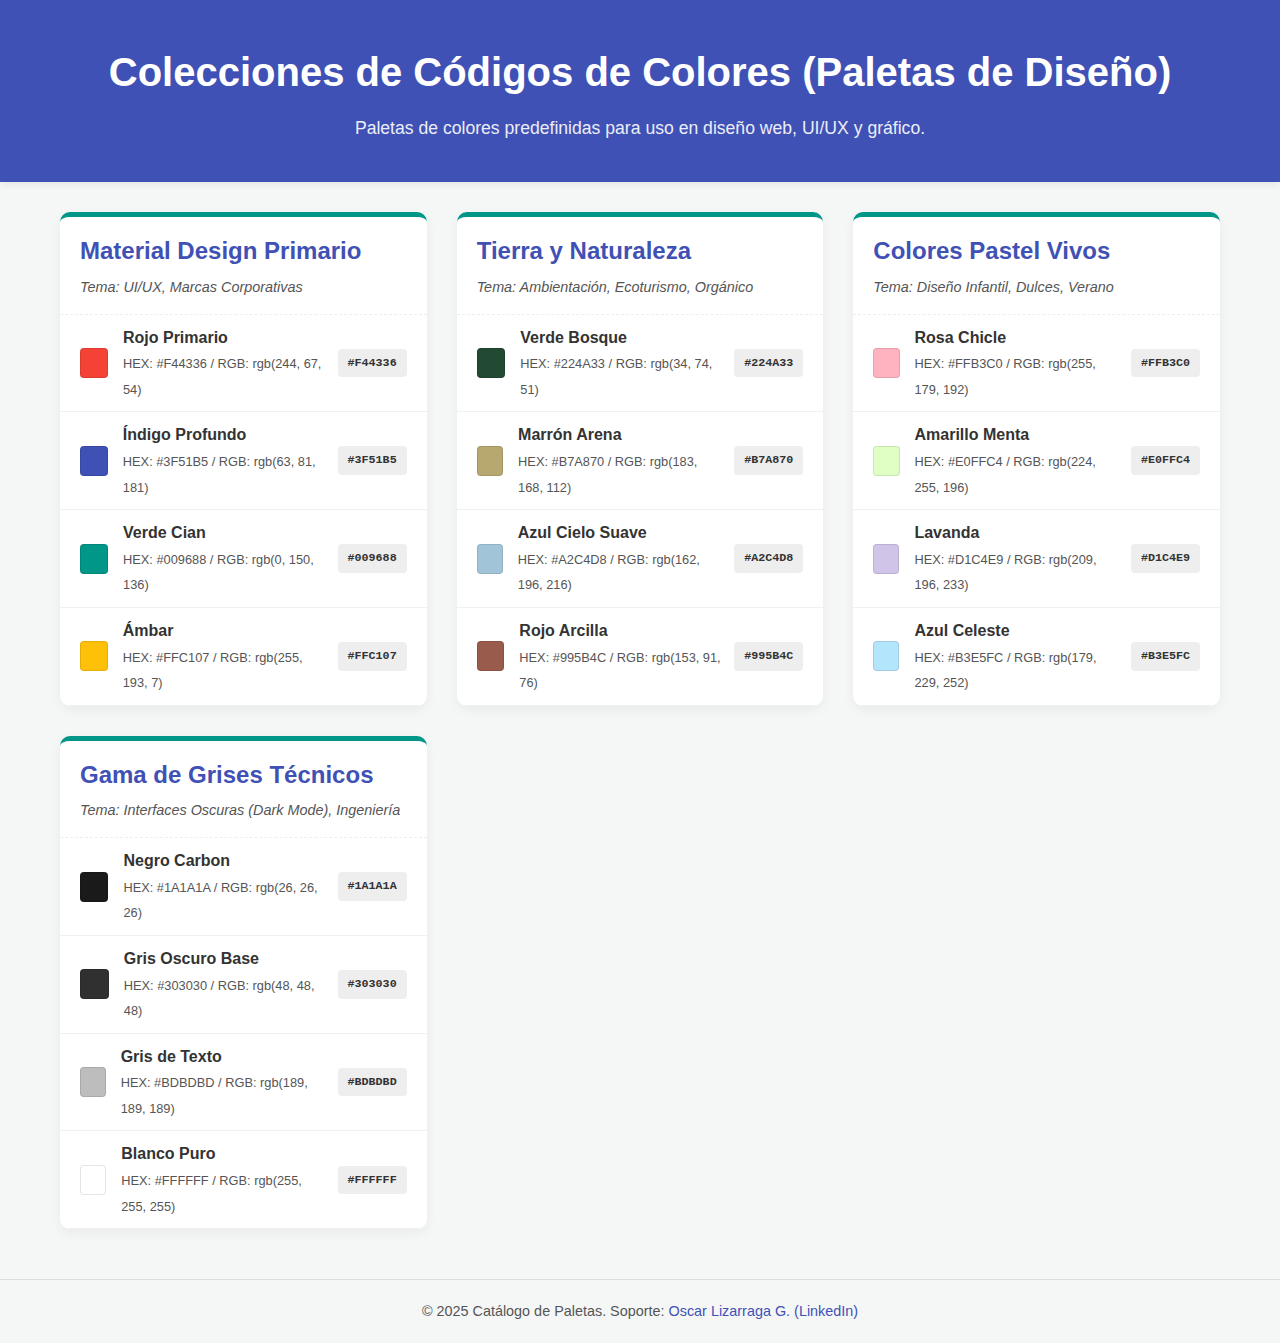
<file: arte-y-creatividad/web/1-colecciones-codigos-colores-paletas-diseno/index.html>
<!DOCTYPE html>
<html lang="es">
<head>
    <meta charset="UTF-8">
    <meta name="viewport" content="width=device-width, initial-scale=1.0">
    <title>🎨 Catálogo de Paletas de Colores de Diseño - Códigos HEX y RGB</title>
    
    <meta name="description" content="Colecciones de paletas de colores predefinidas para diseño web, UI/UX y gráfico. Incluye códigos HEX y RGB listos para usar.">
    <meta name="keywords" content="paletas de colores, códigos de colores, HEX, RGB, diseño UI/UX, Material Design, colores pastel, colores tierra, SEO">
    <meta name="author" content="Generador de Código">
    <link rel="canonical" href="https://tudominio.com/paletas-colores"> 
    
    <link rel="stylesheet" href="styles.css">
</head>
<body>
    <header class="main-header">
        <h1 id="main-title">Cargando...</h1>
        <p id="main-description"></p>
    </header>

    <main class="container">
        <section id="palettes-container" class="palettes-grid">
            <p>Cargando paletas de colores...</p>
        </section>
    </main>

    <footer class="main-footer">
        <p>
            &copy; 2025 Catálogo de Paletas. Soporte: 
            <a href="https://www.linkedin.com/in/oscarlizarragag/" target="_blank" rel="noopener noreferrer">
                Oscar Lizarraga G. (LinkedIn)
            </a>
        </p>
    </footer>

    <script src="script.js"></script>
</body>
</html>
</file>
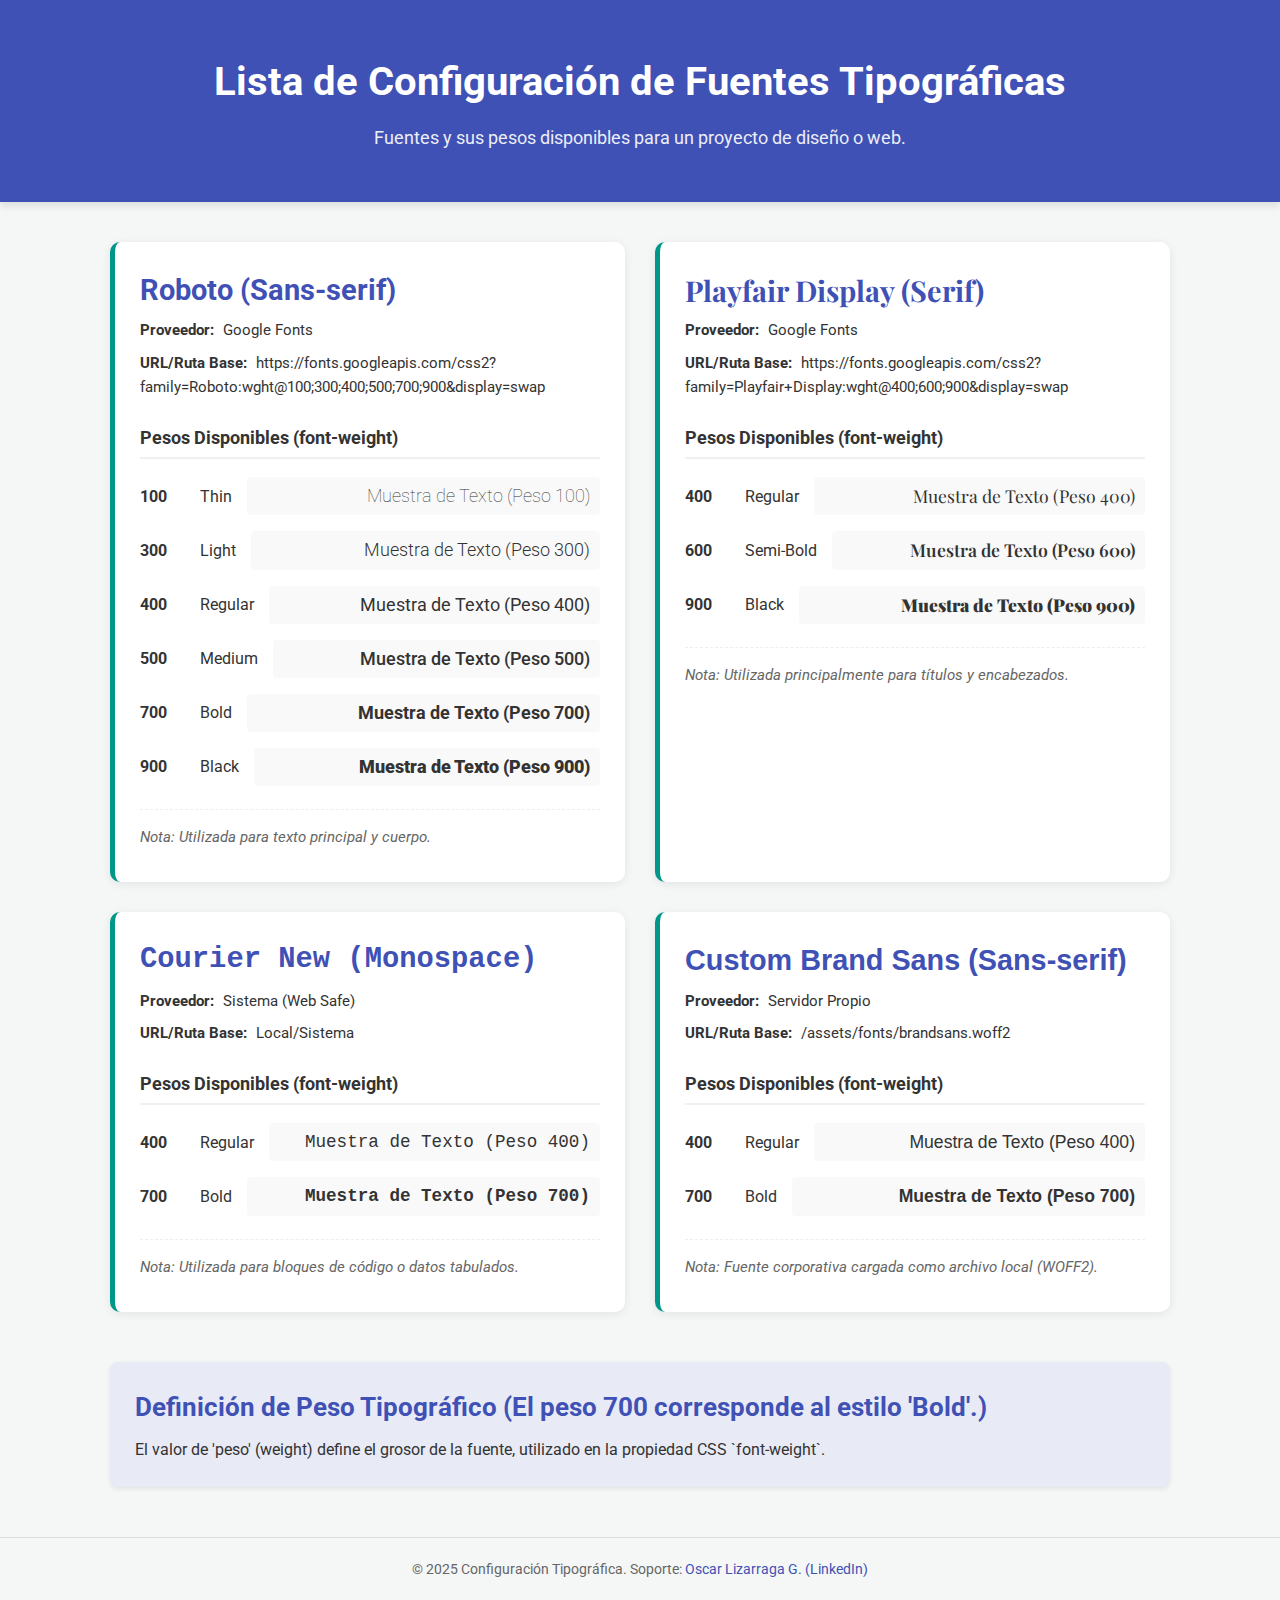
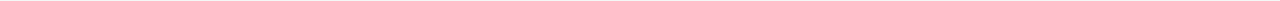
<file: arte-y-creatividad/web/2-configuracion-fuentes-tipograficas/index.html>
<!DOCTYPE html>
<html lang="es">
<head>
    <meta charset="UTF-8">
    <meta name="viewport" content="width=device-width, initial-scale=1.0">
    <title>🔤 Configuración de Tipografías Web - Pesos y Usos</title>
    
    <meta name="description" content="Configuración completa de fuentes tipográficas para el proyecto: pesos disponibles, proveedores (Google Fonts, Sistema) y uso recomendado (títulos, cuerpo, código).">
    <meta name="keywords" content="tipografía web, font-weight, fuentes sans-serif, Google Fonts, web safe, WOFF2, SEO">
    <meta name="author" content="Generador de Código">
    <link rel="canonical" href="https://tudominio.com/configuracion-fuentes"> 
    
    <link rel="stylesheet" href="styles.css">
    
    <link rel="preconnect" href="https://fonts.googleapis.com">
    <link rel="preconnect" href="https://fonts.gstatic.com" crossorigin>
    <link href="https://fonts.googleapis.com/css2?family=Playfair+Display:wght@400;600;900&family=Roboto:wght@100;300;400;500;700;900&display=swap" rel="stylesheet">
</head>
<body>
    <header class="main-header">
        <h1 id="main-title">Cargando...</h1>
        <p id="main-description"></p>
    </header>

    <main class="container">
        <section id="fonts-container" class="fonts-grid">
            <p>Cargando configuración de fuentes...</p>
        </section>

        <section id="weight-definition" class="info-section">
            </section>
    </main>

    <footer class="main-footer">
        <p>
            &copy; 2025 Configuración Tipográfica. Soporte: 
            <a href="https://www.linkedin.com/in/oscarlizarragag/" target="_blank" rel="noopener noreferrer">
                Oscar Lizarraga G. (LinkedIn)
            </a>
        </p>
    </footer>

    <script src="script.js"></script>
</body>
</html>
</file>
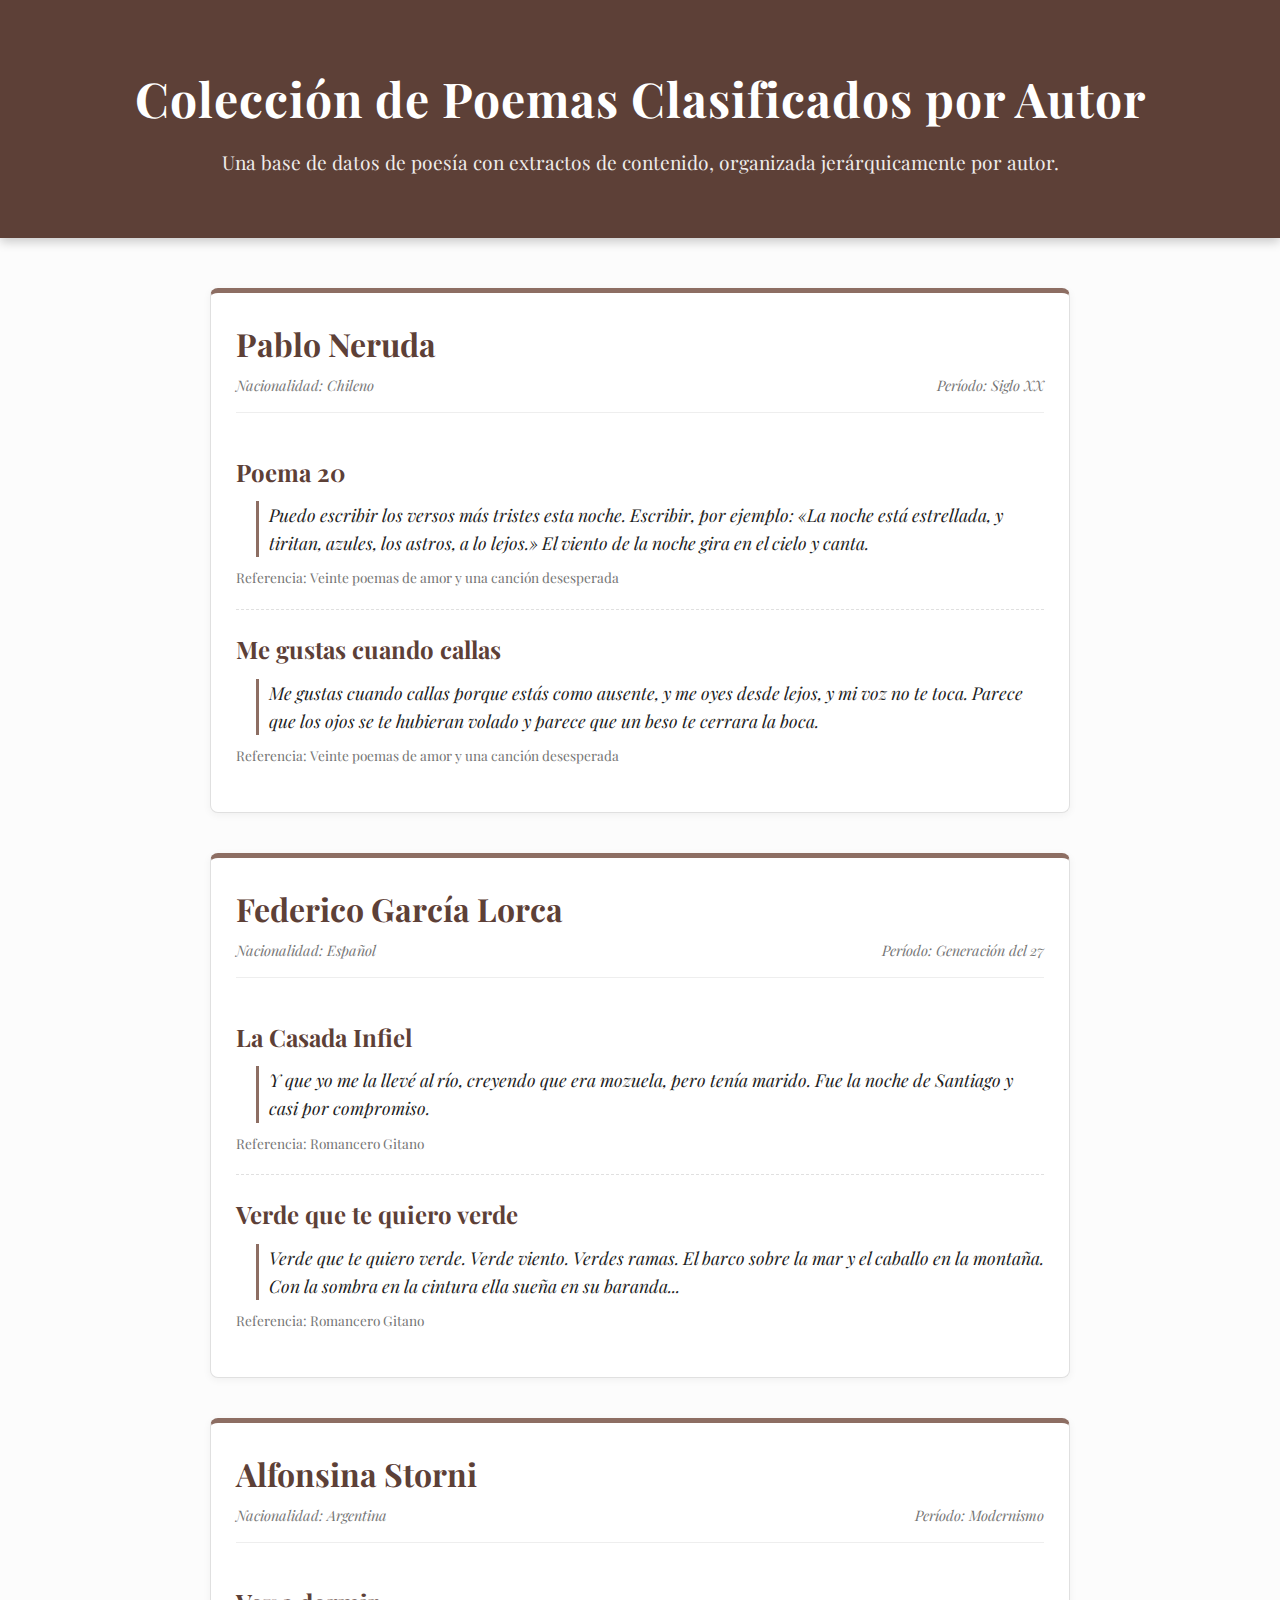
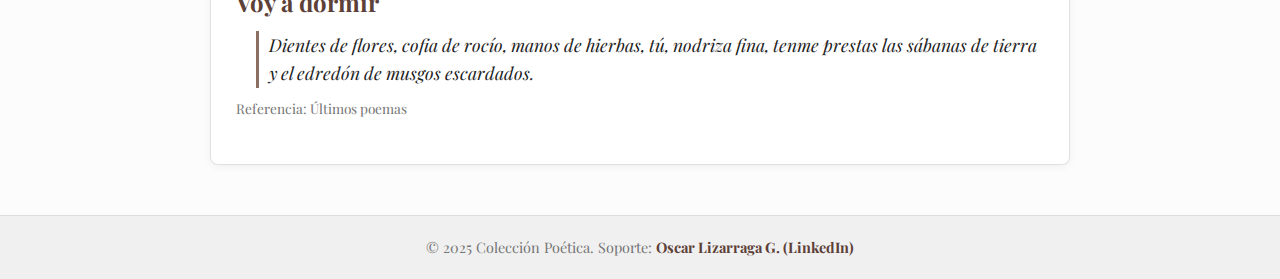
<file: arte-y-creatividad/web/3-coleccion-de-poemas-clasicos/index.html>
<!DOCTYPE html>
<html lang="es">
<head>
    <meta charset="UTF-8">
    <meta name="viewport" content="width=device-width, initial-scale=1.0">
    <title>📜 Poemas Famosos de Autores Clásicos - Colección Poética</title>
    
    <meta name="description" content="Colección de extractos de poemas famosos de autores latinoamericanos y españoles como Pablo Neruda, Federico García Lorca y Alfonsina Storni. Organizado por poeta.">
    <meta name="keywords" content="poemas, poesía, Pablo Neruda, Federico García Lorca, Alfonsina Storni, literatura, extractos poéticos, SEO">
    <meta name="author" content="Generador de Código">
    <link rel="canonical" href="https://tudominio.com/coleccion-poemas"> 
    
    <link rel="preconnect" href="https://fonts.googleapis.com">
    <link rel="preconnect" href="https://fonts.gstatic.com" crossorigin>
    <link href="https://fonts.googleapis.com/css2?family=Playfair+Display:ital,wght@0,400..900;1,400..900&display=swap" rel="stylesheet">
    
    <link rel="stylesheet" href="styles.css">
</head>
<body>
    <header class="main-header">
        <h1 id="main-title">Cargando...</h1>
        <p id="main-description"></p>
    </header>

    <main class="container">
        <section id="poets-container" class="poets-layout">
            <p>Cargando colección de poemas...</p>
        </section>
    </main>

    <footer class="main-footer">
        <p>
            &copy; 2025 Colección Poética. Soporte: 
            <a href="https://www.linkedin.com/in/oscarlizarragag/" target="_blank" rel="noopener noreferrer">
                Oscar Lizarraga G. (LinkedIn)
            </a>
        </p>
    </footer>

    <script src="script.js"></script>
</body>
</html>
</file>
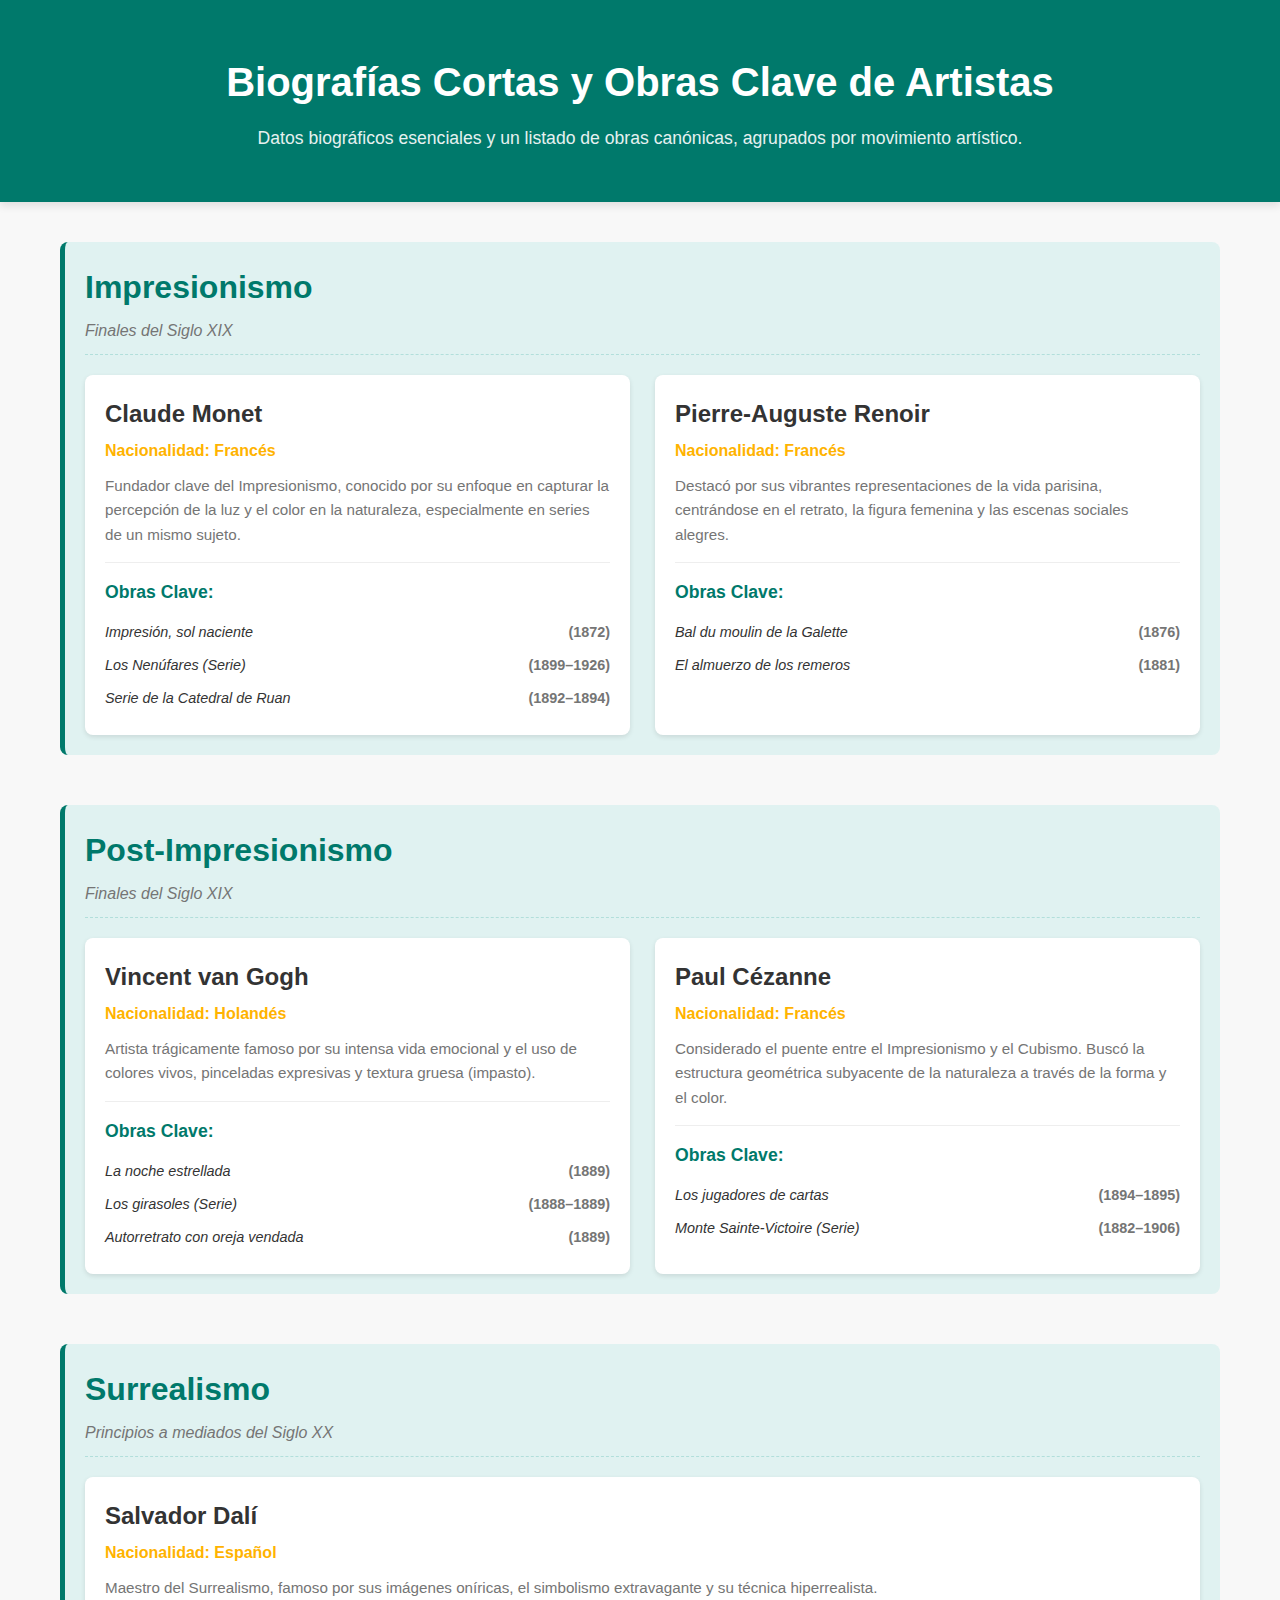
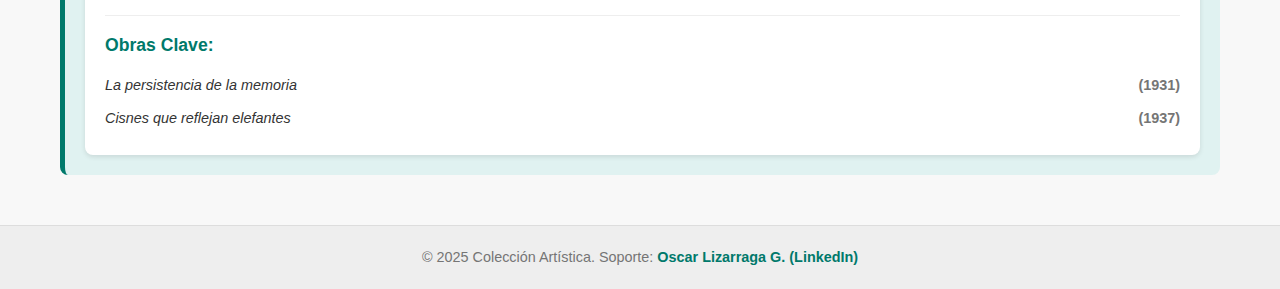
<file: arte-y-creatividad/web/4-artistas-renacimiento/index.html>
<!DOCTYPE html>
<html lang="es">
<head>
    <meta charset="UTF-8">
    <meta name="viewport" content="width=device-width, initial-scale=1.0">
    <title>🎨 Artistas y Movimientos del Arte Moderno - Biografías y Obras Clave</title>
    
    <meta name="description" content="Colección de biografías cortas y obras clave de artistas de movimientos como Impresionismo, Post-Impresionismo y Surrealismo. Datos esenciales para el arte moderno.">
    <meta name="keywords" content="artistas, Impresionismo, Post-Impresionismo, Surrealismo, Monet, Van Gogh, Dalí, obras de arte, biografías, arte moderno, SEO">
    <meta name="author" content="Generador de Código">
    <link rel="canonical" href="https://tudominio.com/artistas-movimientos"> 
    
    <link rel="stylesheet" href="styles.css">
</head>
<body>
    <header class="main-header">
        <h1 id="main-title">Cargando...</h1>
        <p id="main-description"></p>
    </header>

    <main class="container">
        <section id="movements-container">
            <p>Cargando datos de artistas...</p>
        </section>
    </main>

    <footer class="main-footer">
        <p>
            &copy; 2025 Colección Artística. Soporte: 
            <a href="https://www.linkedin.com/in/oscarlizarragag/" target="_blank" rel="noopener noreferrer">
                Oscar Lizarraga G. (LinkedIn)
            </a>
        </p>
    </footer>

    <script src="script.js"></script>
</body>
</html>
</file>
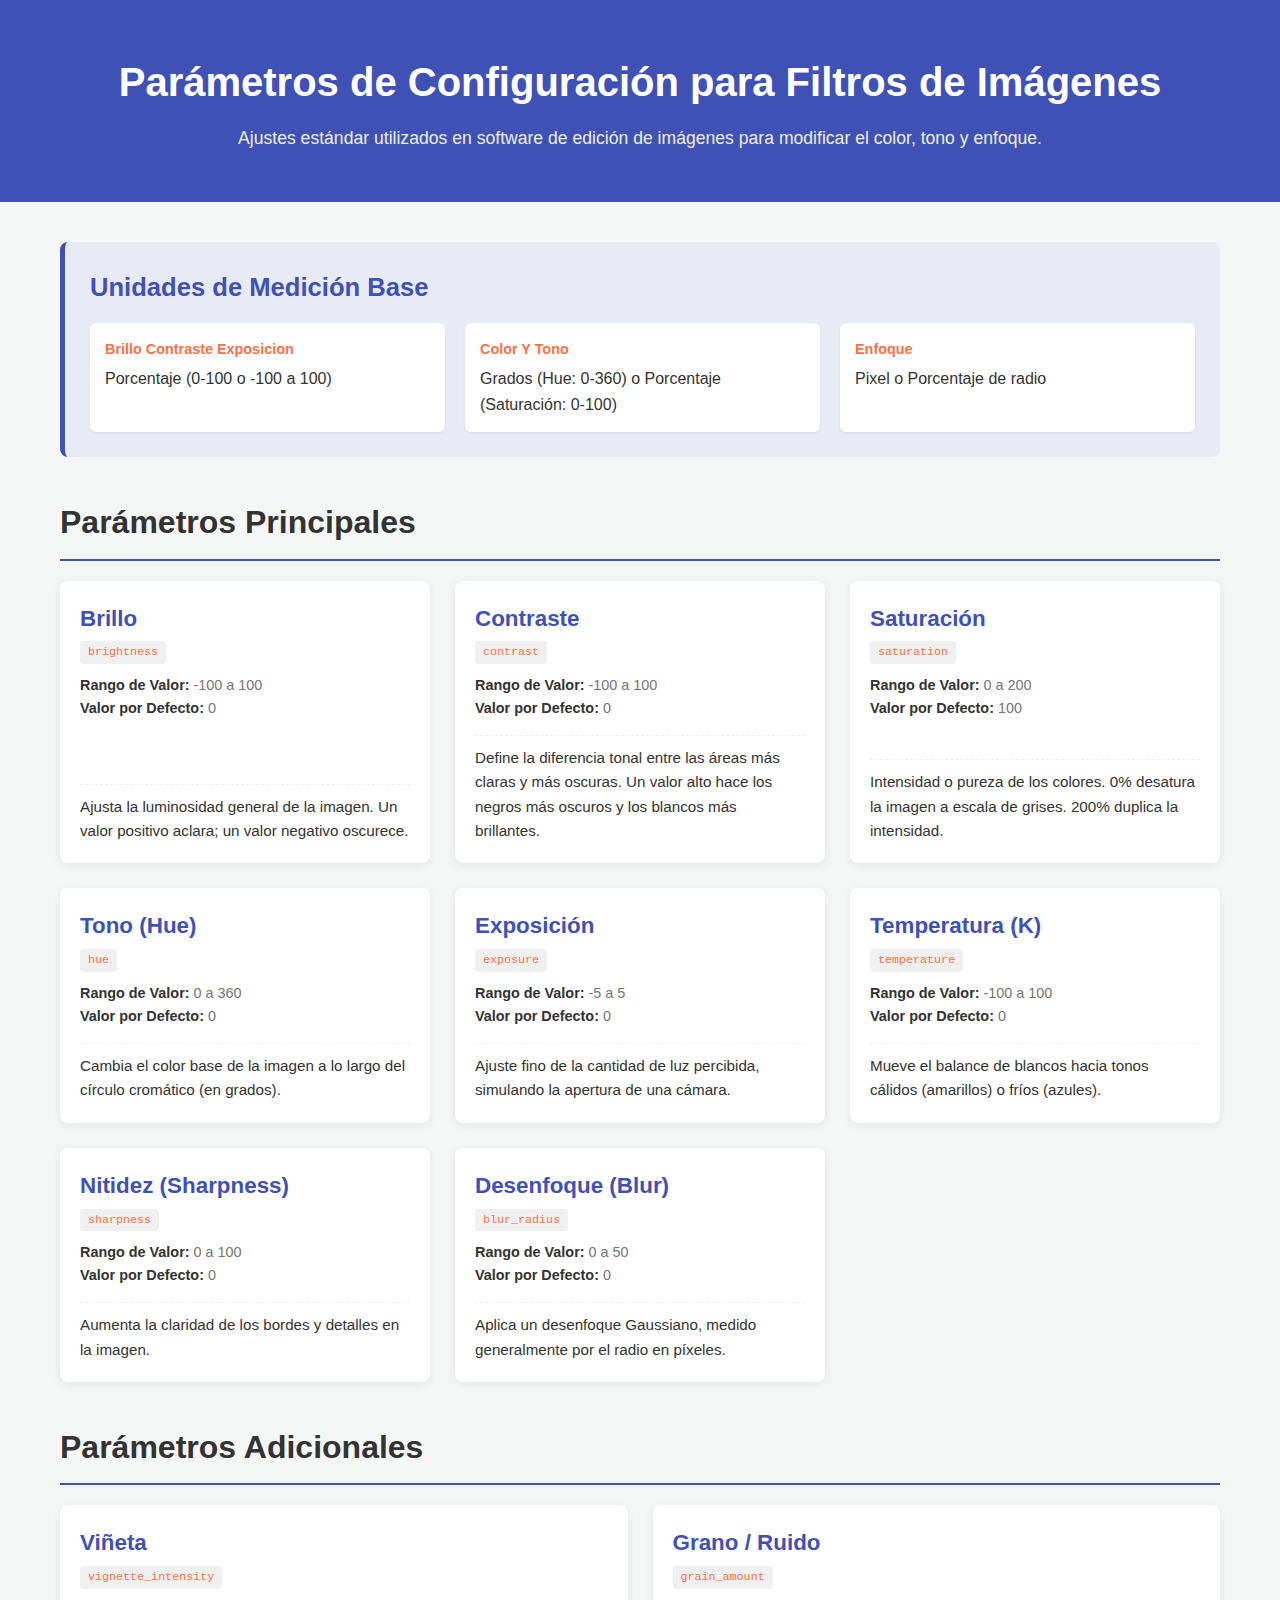
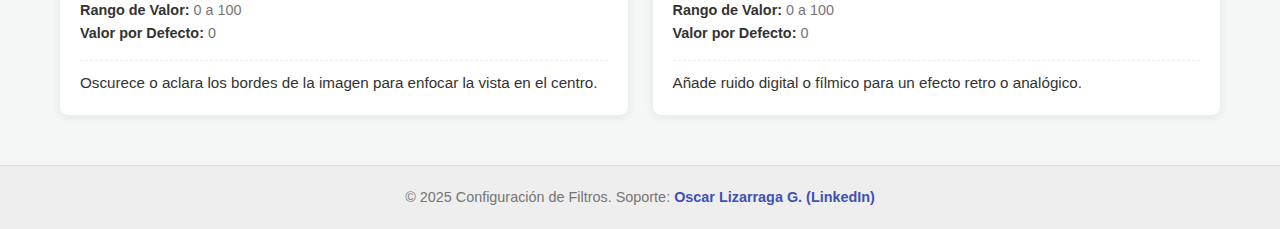
<file: arte-y-creatividad/web/5-presets-filtros/index.html>
<!DOCTYPE html>
<html lang="es">
<head>
    <meta charset="UTF-8">
    <meta name="viewport" content="width=device-width, initial-scale=1.0">
    <title>⚙️ Parámetros de Filtros de Imágenes - Brillo, Contraste, Saturación y Más</title>
    
    <meta name="description" content="Tabla de parámetros de filtros de imágenes estándar: brillo, contraste, saturación, hue, exposición y más. Incluye rangos de valor y etiquetas de código para desarrollo.">
    <meta name="keywords" content="filtros de imágenes, edición de fotos, parámetros de filtro, brillo, contraste, saturación, hue, CSS filters, SEO">
    <meta name="author" content="Generador de Código">
    <link rel="canonical" href="https://tudominio.com/parametros-filtros"> 
    
    <link rel="stylesheet" href="styles.css">
</head>
<body>
    <header class="main-header">
        <h1 id="main-title">Cargando...</h1>
        <p id="main-description"></p>
    </header>

    <main class="container">
        
        <section id="units-section" class="info-section">
            <h2>Unidades de Medición Base</h2>
            <div id="units-container" class="units-grid">
                </div>
        </section>

        <section id="main-params-section" class="params-section">
            <h2 class="section-title">Parámetros Principales</h2>
            <div id="main-params-container" class="params-grid">
                </div>
        </section>
        
        <section id="additional-params-section" class="params-section">
            <h2 class="section-title">Parámetros Adicionales</h2>
            <div id="additional-params-container" class="params-grid">
                </div>
        </section>

    </main>

    <footer class="main-footer">
        <p>
            &copy; 2025 Configuración de Filtros. Soporte: 
            <a href="https://www.linkedin.com/in/oscarlizarragag/" target="_blank" rel="noopener noreferrer">
                Oscar Lizarraga G. (LinkedIn)
            </a>
        </p>
    </footer>

    <script src="script.js"></script>
</body>
</html>
</file>
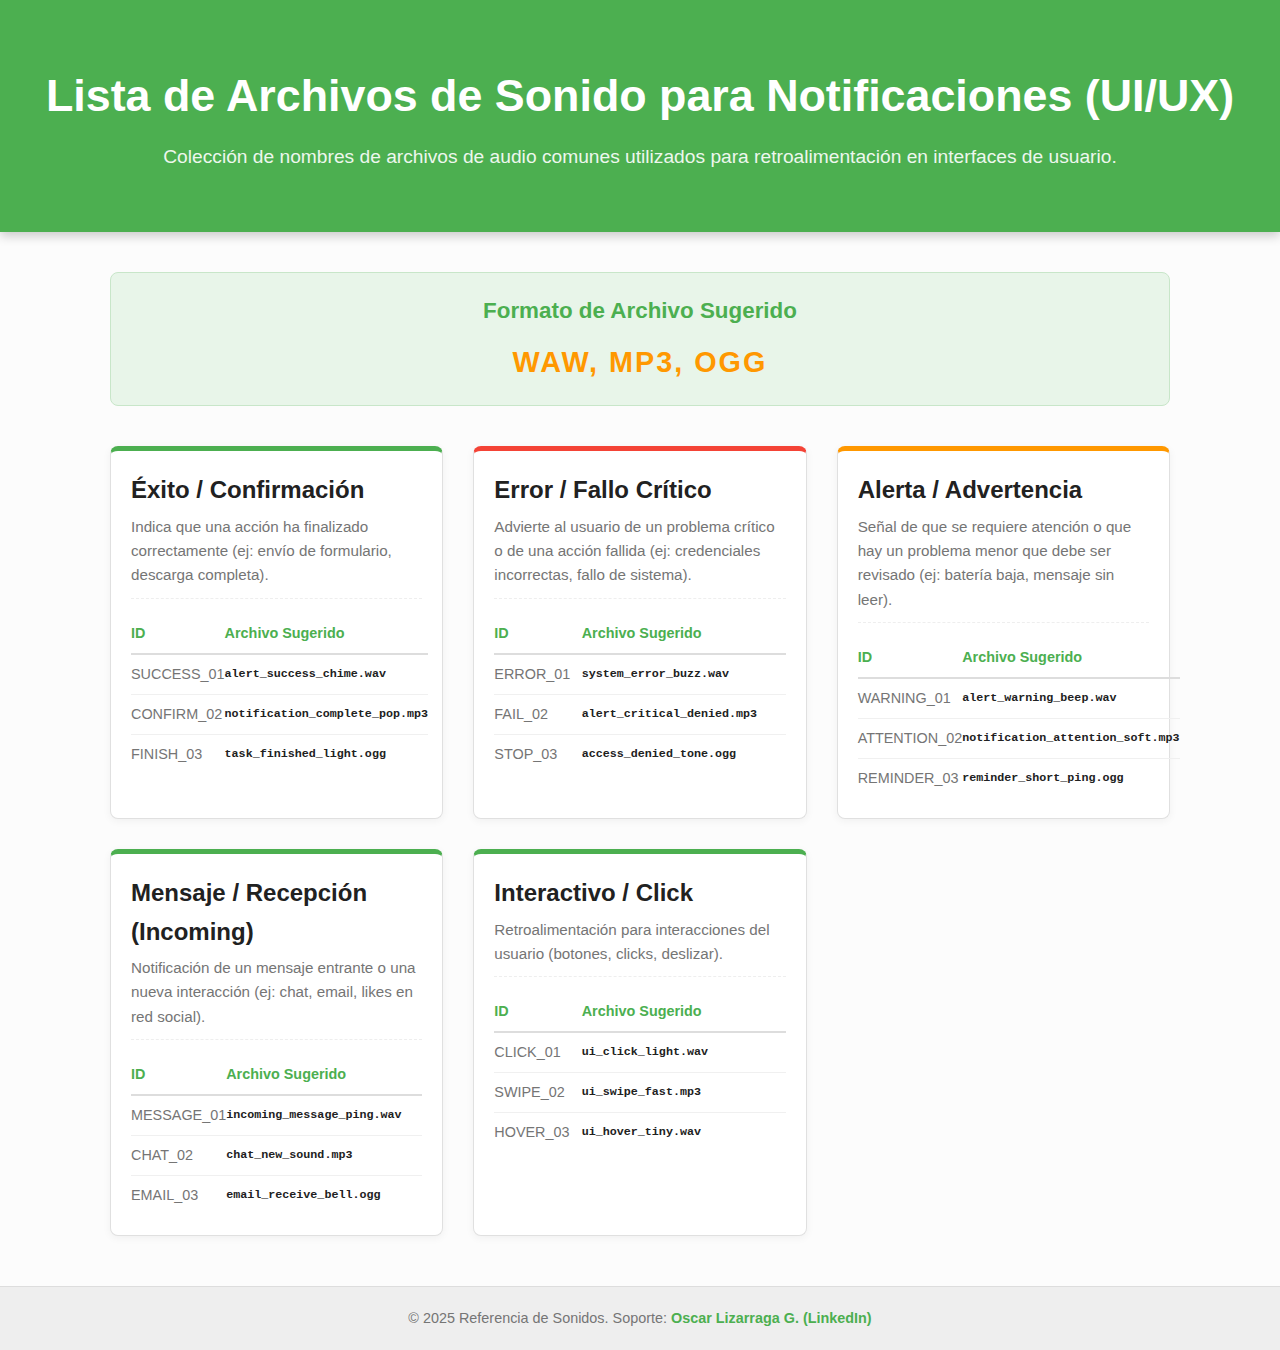
<file: arte-y-creatividad/web/6-sonidos-interfaz/index.html>
<!DOCTYPE html>
<html lang="es">
<head>
    <meta charset="UTF-8">
    <meta name="viewport" content="width=device-width, initial-scale=1.0">
    <title>🔊 Referencia de Sonidos de Interfaz (UI/UX) - Notificaciones y Alertas</title>
    
    <meta name="description" content="Lista de nombres de archivos de audio comunes utilizados en UI/UX para notificaciones, alertas, éxito y errores. Formatos sugeridos: WAV, MP3, OGG.">
    <meta name="keywords" content="sonidos UI/UX, notificaciones de interfaz, archivos de audio web, alertas, sonidos de éxito, WAV, MP3, OGG, SEO">
    <meta name="author" content="Generador de Código">
    <link rel="canonical" href="https://tudominio.com/referencia-sonidos-ui"> 
    
    <link rel="stylesheet" href="styles.css">
</head>
<body>
    <header class="main-header">
        <h1 id="main-title">Cargando...</h1>
        <p id="main-description"></p>
    </header>

    <main class="container">
        
        <section class="format-info-section">
            <h2>Formato de Archivo Sugerido</h2>
            <p id="suggested-format" class="format-tag">Cargando...</p>
        </section>

        <section id="notifications-container" class="notifications-grid">
            <p>Cargando lista de notificaciones...</p>
        </section>
        
    </main>

    <footer class="main-footer">
        <p>
            &copy; 2025 Referencia de Sonidos. Soporte: 
            <a href="https://www.linkedin.com/in/oscarlizarragag/" target="_blank" rel="noopener noreferrer">
                Oscar Lizarraga G. (LinkedIn)
            </a>
        </p>
    </footer>

    <script src="script.js"></script>
</body>
</html>
</file>
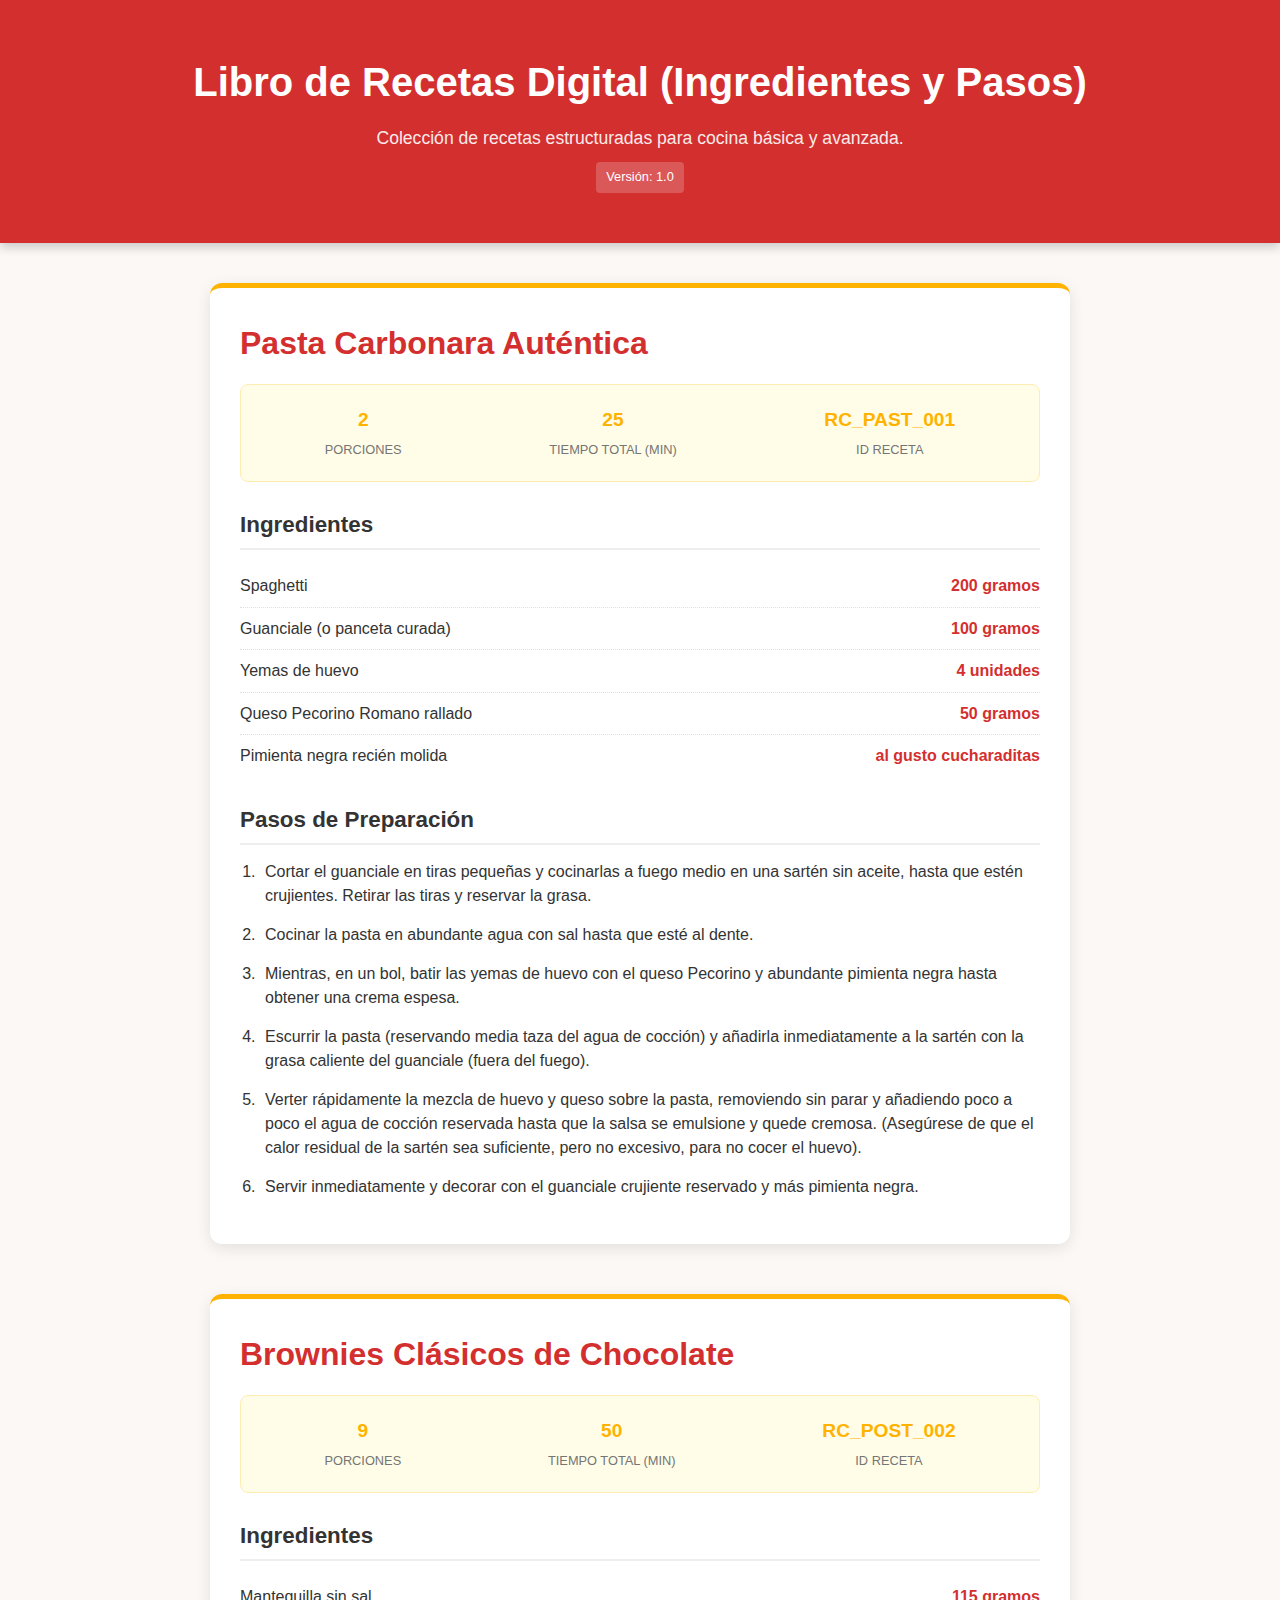
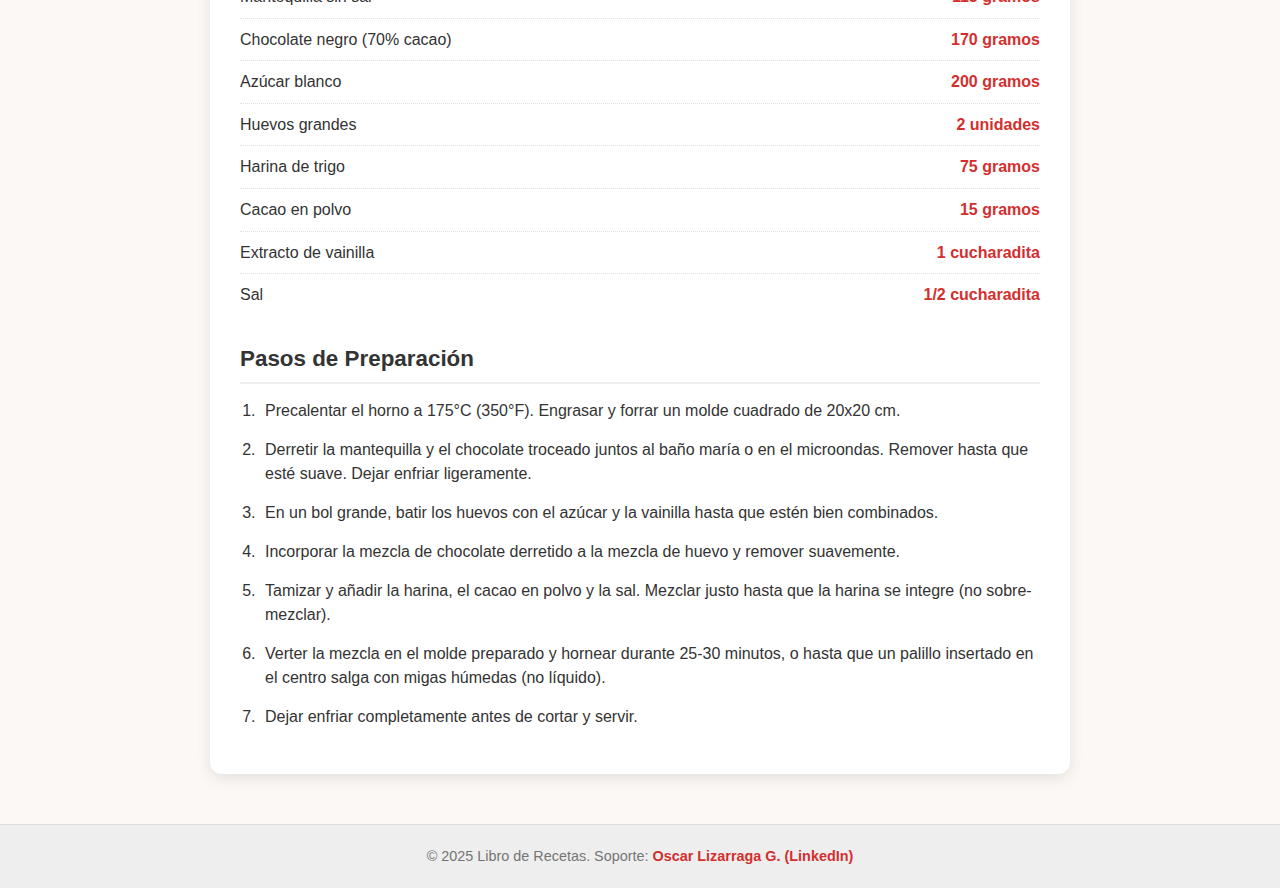
<file: arte-y-creatividad/web/7-recetas-cocina/index.html>
<!DOCTYPE html>
<html lang="es">
<head>
    <meta charset="UTF-8">
    <meta name="viewport" content="width=device-width, initial-scale=1.0">
    <title>🍽️ Recetas de Cocina - Carbonara y Brownies Clásicos</title>
    
    <meta name="description" content="Recetas auténticas y clásicas, incluyendo Pasta Carbonara y Brownies de Chocolate. Consulta ingredientes y pasos detallados.">
    <meta name="keywords" content="recetas, cocina, carbonara auténtica, brownies de chocolate, ingredientes, pasos de cocina, SEO">
    <meta name="author" content="Generador de Código">
    <link rel="canonical" href="https://tudominio.com/recetas-digitales"> 
    
    <link rel="stylesheet" href="styles.css">
</head>
<body>
    <header class="main-header">
        <h1 id="main-title">Cargando...</h1>
        <p id="main-description"></p>
        <span id="version-tag" class="version-tag"></span>
    </header>

    <main class="container">
        <div id="recipes-container">
            <p>Cargando recetas...</p>
        </div>
    </main>

    <footer class="main-footer">
        <p>
            &copy; 2025 Libro de Recetas. Soporte: 
            <a href="https://www.linkedin.com/in/oscarlizarragag/" target="_blank" rel="noopener noreferrer">
                Oscar Lizarraga G. (LinkedIn)
            </a>
        </p>
    </footer>

    <script src="script.js"></script>
</body>
</html>
</file>
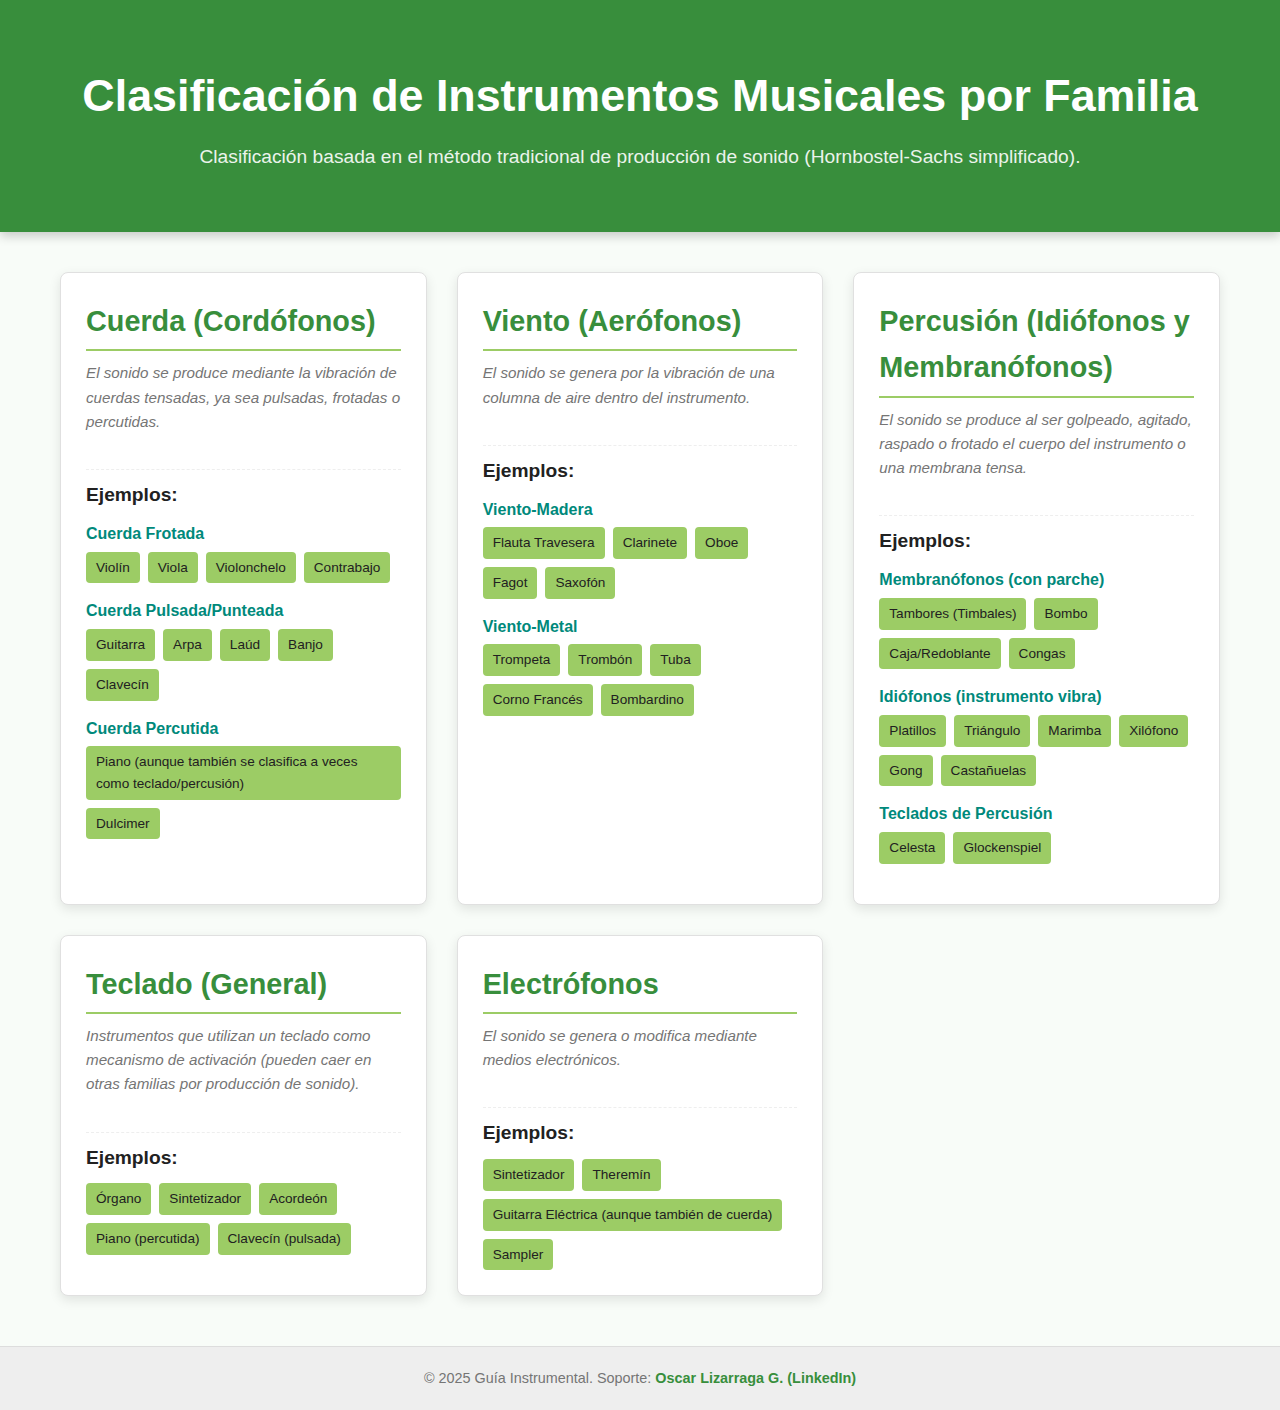
<file: arte-y-creatividad/web/8-instrumentos-musicales/index.html>
<!DOCTYPE html>
<html lang="es">
<head>
    <meta charset="UTF-8">
    <meta name="viewport" content="width=device-width, initial-scale=1.0">
    <title>🎶 Clasificación de Instrumentos Musicales por Familia - Cordófonos, Aerófonos...</title>
    
    <meta name="description" content="Guía completa de instrumentos musicales clasificados por familia (Cuerda, Viento, Percusión, Teclado, Electrófonos), incluyendo ejemplos y método de producción de sonido.">
    <meta name="keywords" content="instrumentos musicales, clasificación Hornbostel-Sachs, cordófonos, aerófonos, percusión, teclado, electrófonos, ejemplos, orquesta">
    <meta name="author" content="Generador de Código">
    <link rel="canonical" href="https://tudominio.com/clasificacion-instrumentos"> 
    
    <link rel="stylesheet" href="styles.css">
</head>
<body>
    <header class="main-header">
        <h1 id="main-title">Cargando...</h1>
        <p id="main-description"></p>
    </header>

    <main class="container">
        
        <section id="families-container" class="families-grid">
            <p>Cargando clasificación instrumental...</p>
        </section>
        
    </main>

    <footer class="main-footer">
        <p>
            &copy; 2025 Guía Instrumental. Soporte: 
            <a href="https://www.linkedin.com/in/oscarlizarragag/" target="_blank" rel="noopener noreferrer">
                Oscar Lizarraga G. (LinkedIn)
            </a>
        </p>
    </footer>

    <script src="script.js"></script>
</body>
</html>
</file>
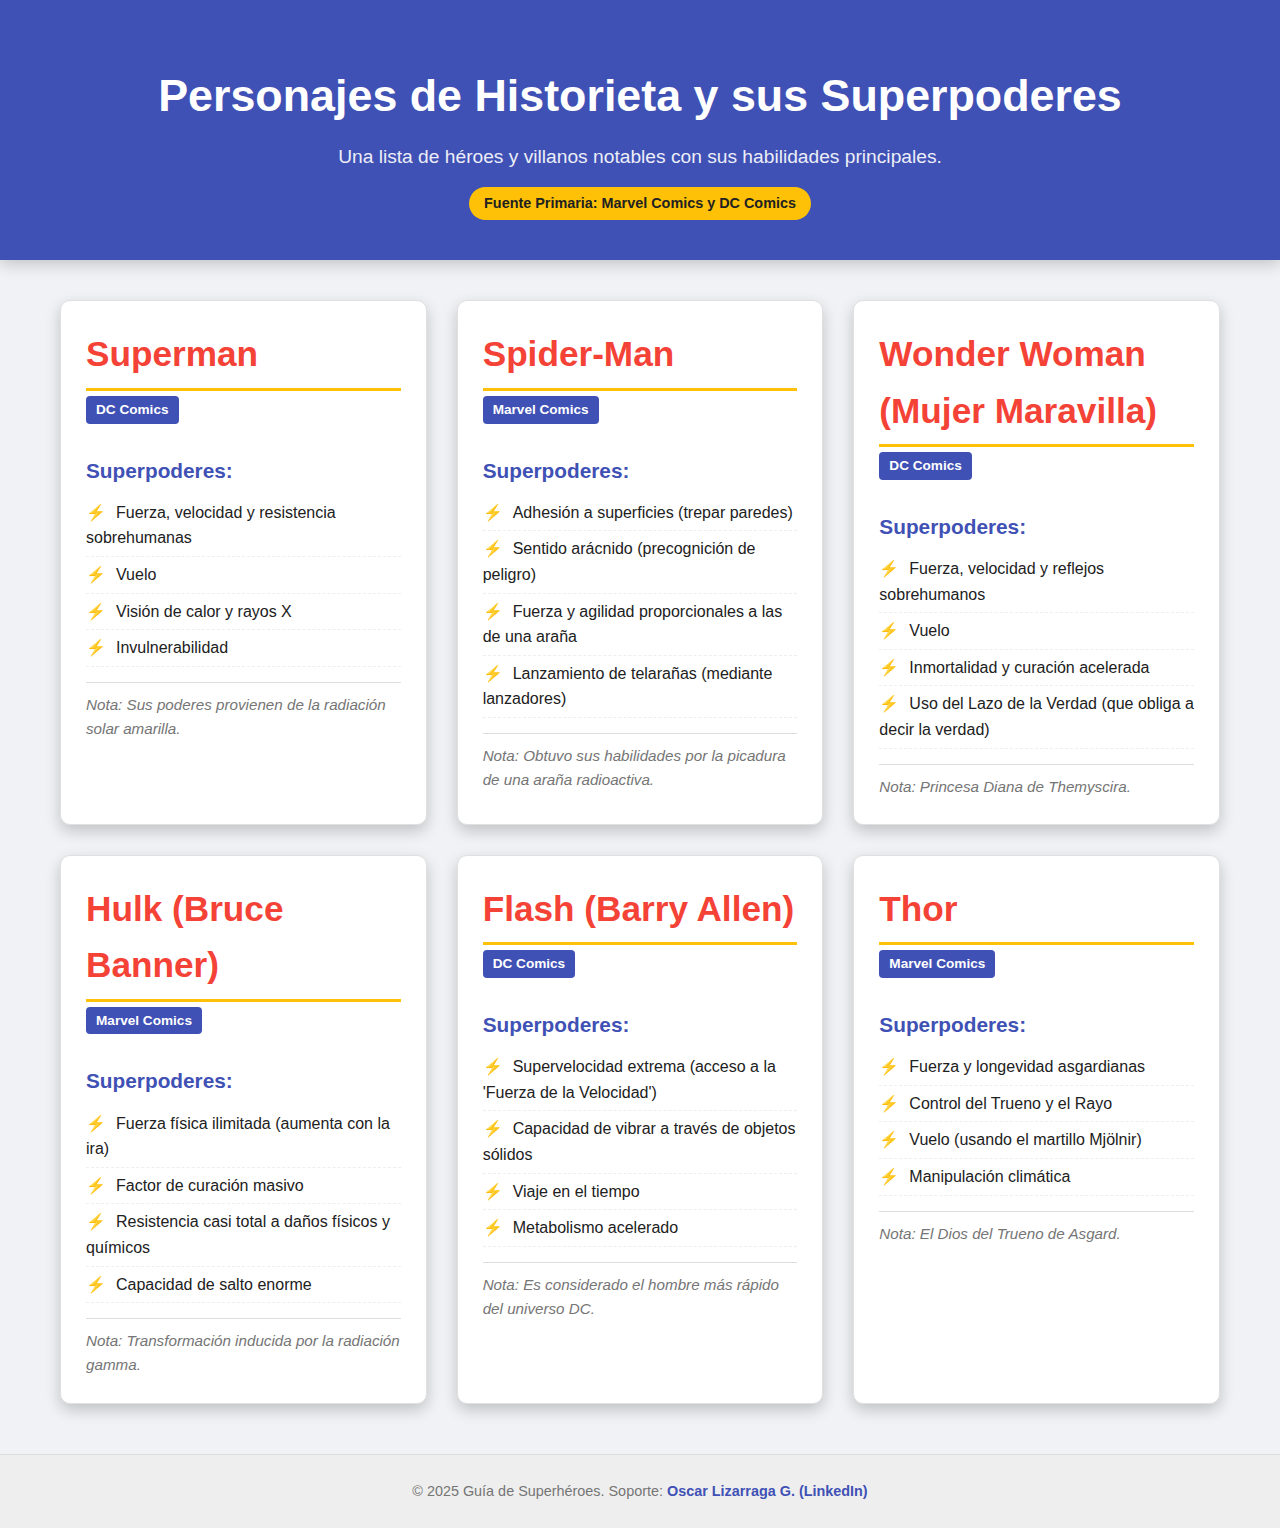
<file: arte-y-creatividad/web/9-comics-personajes/index.html>
<!DOCTYPE html>
<html lang="es">
<head>
    <meta charset="UTF-8">
    <meta name="viewport" content="width=device-width, initial-scale=1.0">
    <title>💥 Personajes de Historieta y Superpoderes (Marvel y DC) - Guía Completa</title>
    
    <meta name="description" content="Guía completa de héroes y villanos de Marvel y DC Comics, con una lista detallada de sus superpoderes, origen y universo.">
    <meta name="keywords" content="personajes de historieta, superpoderes, marvel comics, dc comics, superman, spider-man, wonder woman, hulk, flash, thor, lista de héroes">
    <meta name="author" content="Generador de Código de Cómics">
    <link rel="canonical" href="https://tudominio.com/guia-superpoderes"> 
    
    <link rel="stylesheet" href="styles.css">
</head>
<body>
    <header class="main-header">
        <h1 id="main-title">Cargando Título...</h1>
        <p id="main-description"></p>
        <span id="main-source" class="source-tag"></span>
    </header>

    <main class="container">
        
        <section id="characters-container" class="characters-grid">
            <p>Cargando información de superhéroes...</p>
        </section>
        
    </main>

    <footer class="main-footer">
        <p>
            &copy; 2025 Guía de Superhéroes. Soporte: 
            <a href="https://www.linkedin.com/in/oscarlizarragag/" target="_blank" rel="noopener noreferrer" rel="nofollow">
                Oscar Lizarraga G. (LinkedIn)
            </a>
        </p>
    </footer>

    <script src="script.js"></script>
</body>
</html>
</file>
<file: arte-y-creatividad/web/1-colecciones-codigos-colores-paletas-diseno/styles.css>
/* Variables CSS (Propiedades personalizadas) */
:root {
    --primary-color: #3F51B5; /* Indigo */
    --secondary-color: #009688; /* Cyan */
    --background-color: #f4f7f6;
    --card-background: #ffffff;
    --text-color: #333333;
    --text-light: #555555;
    --shadow-light: rgba(0, 0, 0, 0.05);
}

/* Reset Básico y Tipografía */
* {
    box-sizing: border-box;
    margin: 0;
    padding: 0;
}

body {
    font-family: -apple-system, BlinkMacSystemFont, "Segoe UI", Roboto, Helvetica, Arial, sans-serif, "Apple Color Emoji", "Segoe UI Emoji", "Segoe UI Symbol";
    background-color: var(--background-color);
    color: var(--text-color);
    line-height: 1.6;
}

/* Encabezado Principal */
.main-header {
    background-color: var(--primary-color);
    color: white;
    padding: 40px 20px;
    text-align: center;
    box-shadow: 0 4px 6px var(--shadow-light);
}

.main-header h1 {
    font-size: 2.5em;
    margin-bottom: 10px;
}

.main-header p {
    font-size: 1.1em;
    opacity: 0.9;
}

/* Contenedor Principal y Diseño Grid para Paletas */
.container {
    max-width: 1200px;
    margin: 30px auto;
    padding: 0 20px;
}

.palettes-grid {
    display: grid;
    /* Diseño responsivo: 1 columna en móvil, 2 en tablet, 3 en escritorio */
    grid-template-columns: repeat(auto-fit, minmax(300px, 1fr));
    gap: 30px;
}

/* Estilo de la Tarjeta de Paleta */
.palette-card {
    background-color: var(--card-background);
    border-radius: 10px;
    box-shadow: 0 4px 12px var(--shadow-light);
    overflow: hidden;
    transition: transform 0.3s, box-shadow 0.3s;
    border-top: 5px solid var(--secondary-color);
}

.palette-card:hover {
    transform: translateY(-5px);
    box-shadow: 0 8px 16px rgba(0, 0, 0, 0.1);
}

.palette-card h2 {
    font-size: 1.5em;
    padding: 15px 20px 5px;
    color: var(--primary-color);
}

.palette-card p.theme {
    font-style: italic;
    color: var(--text-light);
    padding: 0 20px 15px;
    font-size: 0.9em;
    border-bottom: 1px dashed #eee;
}

/* Contenedor de Colores */
.colors-list {
    padding: 0;
    list-style: none;
}

/* Estilo Individual del Color */
.color-item {
    display: flex;
    align-items: center;
    padding: 10px 20px;
    border-bottom: 1px solid #f0f0f0;
    cursor: pointer;
    transition: background-color 0.2s;
}

.color-item:hover {
    background-color: #fafafa;
}

/* Muestra de Color (El cuadrado de color) */
.color-swatch {
    width: 30px;
    height: 30px;
    border-radius: 4px;
    margin-right: 15px;
    border: 1px solid rgba(0, 0, 0, 0.1);
}

.color-details {
    flex-grow: 1;
}

.color-details strong {
    display: block;
    font-weight: 600;
    font-size: 1em;
}

.color-details small {
    color: var(--text-light);
    font-size: 0.8em;
}

/* Etiqueta de Código (HEX/RGB) */
.color-code {
    font-family: monospace;
    font-weight: bold;
    font-size: 0.9em;
    padding: 5px 10px;
    border-radius: 4px;
    background-color: #eee;
    margin-left: 10px;
    user-select: none; /* Evita selección accidental */
    white-space: nowrap;
}

/* Pie de Página */
.main-footer {
    text-align: center;
    padding: 20px;
    margin-top: 50px;
    font-size: 0.9em;
    color: var(--text-light);
    border-top: 1px solid #ddd;
}

.main-footer a {
    color: var(--primary-color);
    text-decoration: none;
}

.main-footer a:hover {
    text-decoration: underline;
}

/* Mensaje de Copia */
.copied-message {
    position: fixed;
    bottom: 20px;
    left: 50%;
    transform: translateX(-50%);
    background-color: var(--primary-color);
    color: white;
    padding: 10px 20px;
    border-radius: 5px;
    box-shadow: 0 2px 10px rgba(0, 0, 0, 0.2);
    opacity: 0;
    transition: opacity 0.5s, transform 0.5s;
    pointer-events: none; /* No interfiere con clics */
    z-index: 1000;
}

.copied-message.show {
    opacity: 1;
    transform: translateX(-50%) translateY(-10px);
}
</file>
<file: arte-y-creatividad/web/2-configuracion-fuentes-tipograficas/styles.css>
/* Variables CSS */
:root {
    --primary-color: #3F51B5; /* Azul */
    --secondary-color: #009688; /* Cian */
    --background-color: #f4f7f6;
    --card-background: #ffffff;
    --text-color: #333333;
    --text-light: #666666;
    --shadow-light: rgba(0, 0, 0, 0.08);
}

/* Reset y Base */
* {
    box-sizing: border-box;
    margin: 0;
    padding: 0;
}

body {
    font-family: 'Roboto', Arial, sans-serif; /* Usamos Roboto como fallback principal */
    background-color: var(--background-color);
    color: var(--text-color);
    line-height: 1.6;
}

/* Encabezado Principal */
.main-header {
    background-color: var(--primary-color);
    color: white;
    padding: 50px 20px;
    text-align: center;
    box-shadow: 0 4px 8px rgba(0, 0, 0, 0.1);
}

.main-header h1 {
    font-size: 2.5em;
    margin-bottom: 10px;
}

.main-header p {
    font-size: 1.1em;
    opacity: 0.9;
}

/* Contenedor y Grid */
.container {
    max-width: 1100px;
    margin: 40px auto;
    padding: 0 20px;
}

.fonts-grid {
    display: grid;
    /* 1 columna en móvil, 2 en escritorio */
    grid-template-columns: repeat(auto-fit, minmax(450px, 1fr));
    gap: 30px;
}

/* Estilo de la Tarjeta de Fuente */
.font-card {
    background-color: var(--card-background);
    border-radius: 10px;
    box-shadow: 0 2px 10px var(--shadow-light);
    padding: 25px;
    border-left: 5px solid var(--secondary-color);
    transition: box-shadow 0.3s;
}

.font-card h2 {
    font-size: 1.8em;
    margin-bottom: 5px;
    color: var(--primary-color);
}

.font-card p {
    margin-bottom: 8px;
    font-size: 0.95em;
}

.font-card p strong {
    color: var(--text-color);
    margin-right: 5px;
}

.font-card .note {
    font-style: italic;
    color: var(--text-light);
    margin-top: 15px;
    padding-top: 15px;
    border-top: 1px dashed #eee;
}

/* Contenedor de Pesos */
.weights-container {
    margin-top: 15px;
    padding-top: 10px;
}

.weights-container h3 {
    font-size: 1.1em;
    color: var(--text-color);
    margin-bottom: 10px;
    border-bottom: 2px solid #f0f0f0;
    padding-bottom: 5px;
}

.weight-item {
    display: flex;
    justify-content: space-between;
    align-items: center;
    padding: 8px 0;
}

.weight-item span:first-child {
    font-weight: bold;
    min-width: 60px;
}

.weight-sample {
    flex-grow: 1;
    text-align: right;
    padding: 5px 10px;
    background-color: #f9f9f9;
    border-radius: 4px;
    margin-left: 15px;
    font-size: 1.1em;
}

/* Estilo para la definición de peso */
.info-section {
    background-color: #e8eaf6; /* Un color suave para la información */
    padding: 25px;
    border-radius: 8px;
    margin-top: 50px;
    box-shadow: 0 2px 5px var(--shadow-light);
}

.info-section h2 {
    color: var(--primary-color);
    margin-bottom: 10px;
    font-size: 1.6em;
}

.info-section p {
    font-size: 1em;
    line-height: 1.5;
}

.info-section p em {
    font-weight: bold;
}

/* Pie de Página */
.main-footer {
    text-align: center;
    padding: 20px;
    margin-top: 50px;
    font-size: 0.9em;
    color: var(--text-light);
    border-top: 1px solid #ddd;
}

.main-footer a {
    color: var(--primary-color);
    text-decoration: none;
}

.main-footer a:hover {
    text-decoration: underline;
}

/* Responsividad (Ajuste para móviles) */
@media (max-width: 768px) {
    .fonts-grid {
        grid-template-columns: 1fr;
    }
    .main-header h1 {
        font-size: 2em;
    }
}
</file>
<file: arte-y-creatividad/web/3-coleccion-de-poemas-clasicos/styles.css>
/* Variables CSS */
:root {
    --primary-color: #5D4037; /* Marrón oscuro/Tierra */
    --accent-color: #8D6E63; /* Marrón claro */
    --background-color: #fcfcfc;
    --card-background: #ffffff;
    --text-color: #212121;
    --text-light: #757575;
    --shadow-light: rgba(0, 0, 0, 0.05);
}

/* Reset y Base */
* {
    box-sizing: border-box;
    margin: 0;
    padding: 0;
}

body {
    font-family: 'Playfair Display', Georgia, serif; /* Fuente serif clásica */
    background-color: var(--background-color);
    color: var(--text-color);
    line-height: 1.6;
}

/* Encabezado Principal */
.main-header {
    background-color: var(--primary-color);
    color: white;
    padding: 60px 20px;
    text-align: center;
    box-shadow: 0 4px 10px rgba(0, 0, 0, 0.2);
}

.main-header h1 {
    font-size: 3em;
    margin-bottom: 10px;
    letter-spacing: 1px;
}

.main-header p {
    font-size: 1.2em;
    opacity: 0.9;
}

/* Contenedor Principal */
.container {
    max-width: 900px;
    margin: 50px auto;
    padding: 0 20px;
}

/* Tarjeta del Poeta */
.poet-card {
    background-color: var(--card-background);
    border: 1px solid #e0e0e0;
    border-top: 5px solid var(--accent-color);
    border-radius: 8px;
    box-shadow: 0 2px 8px var(--shadow-light);
    margin-bottom: 40px;
    padding: 25px;
}

.poet-info {
    border-bottom: 1px solid #eee;
    padding-bottom: 15px;
    margin-bottom: 20px;
    display: flex;
    justify-content: space-between;
    align-items: center;
    flex-wrap: wrap;
}

.poet-info h2 {
    font-size: 2em;
    color: var(--primary-color);
    margin: 0;
    flex-basis: 100%;
    margin-bottom: 5px;
}

.poet-info span {
    font-style: italic;
    color: var(--text-light);
    font-size: 0.9em;
}

/* Listado de Poemas */
.poems-list {
    list-style: none;
    padding: 0;
}

/* Elemento de Poema Individual */
.poem-item {
    padding: 20px 0;
    border-bottom: 1px dashed #e0e0e0;
}

.poem-item:last-child {
    border-bottom: none;
}

.poem-item h3 {
    font-size: 1.5em;
    color: var(--primary-color);
    margin-bottom: 10px;
}

.poem-item .extract {
    font-style: italic;
    font-size: 1.1em;
    margin-left: 20px;
    padding-left: 10px;
    border-left: 3px solid var(--accent-color);
}

.poem-item .reference {
    display: block;
    margin-top: 10px;
    font-size: 0.85em;
    color: var(--text-light);
}

/* Pie de Página */
.main-footer {
    text-align: center;
    padding: 20px;
    margin-top: 50px;
    font-size: 0.9em;
    color: var(--text-light);
    border-top: 1px solid #ddd;
    background-color: #f0f0f0;
}

.main-footer a {
    color: var(--primary-color);
    text-decoration: none;
    font-weight: bold;
}

.main-footer a:hover {
    text-decoration: underline;
}

/* Responsividad */
@media (max-width: 600px) {
    .main-header h1 {
        font-size: 2em;
    }
    .poet-info {
        flex-direction: column;
        align-items: flex-start;
    }
    .poet-info h2 {
        font-size: 1.6em;
    }
    .poem-item .extract {
        margin-left: 0;
        padding-left: 10px;
    }
}
</file>
<file: arte-y-creatividad/web/4-artistas-renacimiento/styles.css>
/* Variables CSS */
:root {
    --primary-color: #00796B; /* Teal/Verde Cian */
    --secondary-color: #FFB300; /* Ámbar */
    --background-color: #f8f8f8;
    --card-background: #ffffff;
    --text-color: #333333;
    --text-light: #757575;
    --shadow-dark: rgba(0, 0, 0, 0.1);
}

/* Reset y Base */
* {
    box-sizing: border-box;
    margin: 0;
    padding: 0;
}

body {
    font-family: -apple-system, BlinkMacSystemFont, "Segoe UI", Roboto, Helvetica, Arial, sans-serif, "Apple Color Emoji", "Segoe UI Emoji", "Segoe UI Symbol";
    background-color: var(--background-color);
    color: var(--text-color);
    line-height: 1.6;
}

/* Encabezado Principal */
.main-header {
    background-color: var(--primary-color);
    color: white;
    padding: 50px 20px;
    text-align: center;
    box-shadow: 0 4px 8px var(--shadow-dark);
}

.main-header h1 {
    font-size: 2.5em;
    margin-bottom: 10px;
}

.main-header p {
    font-size: 1.1em;
    opacity: 0.9;
}

/* Contenedor Principal */
.container {
    max-width: 1200px;
    margin: 40px auto;
    padding: 0 20px;
}

/* Sección de Movimiento Artístico */
.movement-section {
    margin-bottom: 50px;
    padding: 20px;
    background-color: #e0f2f1; /* Fondo suave para el movimiento */
    border-radius: 8px;
    border-left: 5px solid var(--primary-color);
}

.movement-section h2 {
    font-size: 2em;
    color: var(--primary-color);
    margin-bottom: 5px;
}

.movement-section .period {
    font-style: italic;
    color: var(--text-light);
    margin-bottom: 20px;
    display: block;
    border-bottom: 1px dashed #b2dfdb;
    padding-bottom: 10px;
}

/* Contenedor de Artistas (Flexbox para el layout) */
.artists-grid {
    display: flex;
    flex-wrap: wrap;
    gap: 25px;
    margin-top: 20px;
}

/* Tarjeta de Artista */
.artist-card {
    background-color: var(--card-background);
    flex: 1 1 calc(50% - 25px); /* Dos tarjetas por fila en desktop */
    min-width: 300px;
    border-radius: 8px;
    box-shadow: 0 2px 5px var(--shadow-dark);
    padding: 20px;
    transition: transform 0.3s;
}

.artist-card:hover {
    transform: translateY(-3px);
    box-shadow: 0 4px 12px rgba(0, 0, 0, 0.15);
}

.artist-card h3 {
    font-size: 1.5em;
    color: var(--text-color);
    margin-bottom: 5px;
}

.artist-card .nationality {
    display: block;
    color: var(--secondary-color);
    font-weight: bold;
    margin-bottom: 10px;
}

.artist-card .bio {
    font-size: 0.95em;
    color: var(--text-light);
    margin-bottom: 15px;
}

/* Listado de Obras */
.works-list {
    list-style: none;
    padding-left: 0;
    margin-top: 15px;
    border-top: 1px solid #eee;
    padding-top: 15px;
}

.works-list h4 {
    font-size: 1.1em;
    color: var(--primary-color);
    margin-bottom: 10px;
}

.work-item {
    display: flex;
    justify-content: space-between;
    font-size: 0.9em;
    padding: 5px 0;
}

.work-item .title {
    font-style: italic;
}

.work-item .year {
    color: var(--text-light);
    font-weight: bold;
}

/* Pie de Página */
.main-footer {
    text-align: center;
    padding: 20px;
    margin-top: 50px;
    font-size: 0.9em;
    color: var(--text-light);
    border-top: 1px solid #ddd;
    background-color: #eeeeee;
}

.main-footer a {
    color: var(--primary-color);
    text-decoration: none;
    font-weight: 600;
}

.main-footer a:hover {
    text-decoration: underline;
}

/* Responsividad (Móvil) */
@media (max-width: 768px) {
    .artists-grid {
        flex-direction: column;
    }
    .artist-card {
        flex: 1 1 100%;
    }
    .main-header h1 {
        font-size: 2em;
    }
}
</file>
<file: arte-y-creatividad/web/5-presets-filtros/styles.css>
/* Variables CSS */
:root {
    --primary-color: #3F51B5; /* Indigo */
    --secondary-color: #FF7043; /* Coral */
    --background-color: #f4f7f6;
    --card-background: #ffffff;
    --text-color: #333333;
    --text-light: #757575;
    --shadow-light: rgba(0, 0, 0, 0.08);
}

/* Reset y Base */
* {
    box-sizing: border-box;
    margin: 0;
    padding: 0;
}

body {
    font-family: -apple-system, BlinkMacSystemFont, "Segoe UI", Roboto, Helvetica, Arial, sans-serif;
    background-color: var(--background-color);
    color: var(--text-color);
    line-height: 1.6;
}

/* Encabezado Principal */
.main-header {
    background-color: var(--primary-color);
    color: white;
    padding: 50px 20px;
    text-align: center;
    box-shadow: 0 4px 8px var(--shadow-dark);
}

.main-header h1 {
    font-size: 2.5em;
    margin-bottom: 10px;
}

.main-header p {
    font-size: 1.1em;
    opacity: 0.9;
}

/* Contenedor Principal */
.container {
    max-width: 1200px;
    margin: 40px auto;
    padding: 0 20px;
}

/* SECCIÓN DE UNIDADES BASE */
.info-section {
    background-color: #e8eaf6; /* Fondo suave */
    border-radius: 8px;
    padding: 25px;
    margin-bottom: 40px;
    border-left: 5px solid var(--primary-color);
}

.info-section h2 {
    color: var(--primary-color);
    margin-bottom: 15px;
    font-size: 1.6em;
}

.units-grid {
    display: grid;
    grid-template-columns: repeat(auto-fit, minmax(300px, 1fr));
    gap: 20px;
}

.unit-item {
    background-color: white;
    padding: 15px;
    border-radius: 6px;
    box-shadow: 0 1px 3px var(--shadow-light);
}

.unit-item strong {
    display: block;
    color: var(--secondary-color);
    font-size: 0.9em;
    margin-bottom: 5px;
}

.unit-item p {
    font-weight: 500;
    font-size: 1em;
}

/* SECCIÓN DE PARÁMETROS */
.params-section {
    margin-bottom: 40px;
}

.section-title {
    font-size: 2em;
    color: var(--text-color);
    border-bottom: 2px solid var(--primary-color);
    padding-bottom: 10px;
    margin-bottom: 20px;
}

.params-grid {
    display: grid;
    grid-template-columns: repeat(auto-fit, minmax(350px, 1fr));
    gap: 25px;
}

/* Tarjeta de Parámetro */
.param-card {
    background-color: var(--card-background);
    border-radius: 8px;
    box-shadow: 0 2px 10px var(--shadow-light);
    padding: 20px;
    display: flex;
    flex-direction: column;
    transition: box-shadow 0.3s;
}

.param-card:hover {
    box-shadow: 0 4px 15px rgba(0, 0, 0, 0.1);
}

.param-card h3 {
    font-size: 1.4em;
    color: var(--primary-color);
    margin-bottom: 5px;
}

.param-card .code-tag {
    font-family: monospace;
    background-color: #f0f0f0;
    color: var(--secondary-color);
    padding: 2px 8px;
    border-radius: 4px;
    font-size: 0.9em;
    align-self: flex-start;
    margin-bottom: 10px;
}

.param-card .details {
    margin-bottom: 15px;
    font-size: 0.9em;
    color: var(--text-light);
}

.param-card .details strong {
    font-weight: 600;
    color: var(--text-color);
}

.param-card .description {
    font-size: 0.95em;
    margin-top: auto; /* Empuja la descripción hacia abajo */
    border-top: 1px dashed #eee;
    padding-top: 10px;
}

/* Pie de Página */
.main-footer {
    text-align: center;
    padding: 20px;
    margin-top: 50px;
    font-size: 0.9em;
    color: var(--text-light);
    border-top: 1px solid #ddd;
    background-color: #eeeeee;
}

.main-footer a {
    color: var(--primary-color);
    text-decoration: none;
    font-weight: 600;
}

.main-footer a:hover {
    text-decoration: underline;
}

/* Responsividad */
@media (max-width: 768px) {
    .units-grid, .params-grid {
        grid-template-columns: 1fr;
    }
}
</file>
<file: arte-y-creatividad/web/6-sonidos-interfaz/styles.css>
/* Variables CSS */
:root {
    --primary-color: #4CAF50; /* Verde material (Éxito) */
    --secondary-color: #FF9800; /* Naranja (Alerta) */
    --error-color: #F44336; /* Rojo (Error) */
    --background-color: #fcfcfc;
    --card-background: #ffffff;
    --text-color: #212121;
    --text-light: #757575;
    --shadow-light: rgba(0, 0, 0, 0.05);
}

/* Reset y Base */
* {
    box-sizing: border-box;
    margin: 0;
    padding: 0;
}

body {
    font-family: -apple-system, BlinkMacSystemFont, "Segoe UI", Roboto, Helvetica, Arial, sans-serif;
    background-color: var(--background-color);
    color: var(--text-color);
    line-height: 1.6;
}

/* Encabezado Principal */
.main-header {
    background-color: var(--primary-color);
    color: white;
    padding: 60px 20px;
    text-align: center;
    box-shadow: 0 4px 10px rgba(0, 0, 0, 0.2);
}

.main-header h1 {
    font-size: 2.8em;
    margin-bottom: 10px;
}

.main-header p {
    font-size: 1.2em;
    opacity: 0.9;
}

/* Contenedor Principal */
.container {
    max-width: 1100px;
    margin: 40px auto;
    padding: 0 20px;
}

/* SECCIÓN DE FORMATO SUGERIDO */
.format-info-section {
    text-align: center;
    margin-bottom: 40px;
    padding: 20px;
    background-color: #e8f5e9; /* Verde claro */
    border-radius: 8px;
    border: 1px solid #c8e6c9;
}

.format-info-section h2 {
    color: var(--primary-color);
    font-size: 1.4em;
    margin-bottom: 10px;
}

.format-tag {
    font-weight: bold;
    font-size: 1.8em;
    color: var(--secondary-color);
    letter-spacing: 2px;
}

/* SECCIÓN DE NOTIFICACIONES (GRID) */
.notifications-grid {
    display: grid;
    grid-template-columns: repeat(auto-fit, minmax(320px, 1fr));
    gap: 30px;
}

/* Tarjeta de Notificación */
.notification-card {
    background-color: var(--card-background);
    border: 1px solid #e0e0e0;
    border-top: 5px solid var(--primary-color); /* Color de acento */
    border-radius: 8px;
    box-shadow: 0 2px 8px var(--shadow-light);
    padding: 20px;
    display: flex;
    flex-direction: column;
}

/* Modificador de color para Error */
.notification-card.error {
    border-top-color: var(--error-color);
}
/* Modificador de color para Advertencia */
.notification-card.warning {
    border-top-color: var(--secondary-color);
}


.notification-card h3 {
    font-size: 1.5em;
    color: var(--text-color);
    margin-bottom: 5px;
}

.notification-card .description {
    font-size: 0.95em;
    color: var(--text-light);
    margin-bottom: 15px;
    padding-bottom: 10px;
    border-bottom: 1px dashed #eee;
}

/* Tabla de Archivos */
.files-table {
    width: 100%;
    border-collapse: collapse;
    font-size: 0.9em;
}

.files-table th, .files-table td {
    padding: 8px 0;
    text-align: left;
}

.files-table thead th {
    color: var(--primary-color);
    border-bottom: 2px solid #ddd;
}

.files-table tbody tr:not(:last-child) {
    border-bottom: 1px solid #f0f0f0;
}

.files-table .id-col {
    width: 30%;
    color: var(--text-light);
}

.files-table .file-col {
    font-family: monospace;
    font-weight: bold;
    color: var(--text-color);
}

/* Pie de Página */
.main-footer {
    text-align: center;
    padding: 20px;
    margin-top: 50px;
    font-size: 0.9em;
    color: var(--text-light);
    border-top: 1px solid #ddd;
    background-color: #eeeeee;
}

.main-footer a {
    color: var(--primary-color);
    text-decoration: none;
    font-weight: 600;
}

.main-footer a:hover {
    text-decoration: underline;
}

/* Responsividad */
@media (max-width: 600px) {
    .main-header h1 {
        font-size: 2em;
    }
}
</file>
<file: arte-y-creatividad/web/7-recetas-cocina/styles.css>
/* Variables CSS */
:root {
    --primary-color: #D32F2F; /* Rojo Oscuro (Comida/Calidez) */
    --secondary-color: #FFB300; /* Ámbar (Acento) */
    --background-color: #fcf8f6;
    --card-background: #ffffff;
    --text-color: #333333;
    --text-light: #757575;
    --shadow-light: rgba(0, 0, 0, 0.1);
}

/* Reset y Base */
* {
    box-sizing: border-box;
    margin: 0;
    padding: 0;
}

body {
    font-family: -apple-system, BlinkMacSystemFont, "Segoe UI", Roboto, Helvetica, Arial, sans-serif;
    background-color: var(--background-color);
    color: var(--text-color);
    line-height: 1.6;
}

/* Encabezado Principal */
.main-header {
    background-color: var(--primary-color);
    color: white;
    padding: 50px 20px;
    text-align: center;
    box-shadow: 0 4px 10px rgba(0, 0, 0, 0.2);
}

.main-header h1 {
    font-size: 2.5em;
    margin-bottom: 10px;
}

.main-header p {
    font-size: 1.1em;
    opacity: 0.9;
}

.version-tag {
    display: inline-block;
    margin-top: 10px;
    padding: 5px 10px;
    background-color: rgba(255, 255, 255, 0.2);
    border-radius: 4px;
    font-size: 0.8em;
}

/* Contenedor Principal */
.container {
    max-width: 900px;
    margin: 40px auto;
    padding: 0 20px;
}

/* Tarjeta de Receta */
.recipe-card {
    background-color: var(--card-background);
    border-radius: 12px;
    box-shadow: 0 4px 15px var(--shadow-light);
    margin-bottom: 50px;
    padding: 30px;
    border-top: 5px solid var(--secondary-color);
}

.recipe-card h2 {
    font-size: 2em;
    color: var(--primary-color);
    margin-bottom: 15px;
}

/* Metadata de la Receta (Flexbox) */
.metadata {
    display: flex;
    justify-content: space-around;
    align-items: center;
    background-color: #fffde7; /* Amarillo muy claro */
    border: 1px solid #ffecb3;
    padding: 15px 10px;
    margin-bottom: 25px;
    border-radius: 8px;
    flex-wrap: wrap;
}

.meta-item {
    text-align: center;
    padding: 5px 10px;
}

.meta-item strong {
    display: block;
    font-size: 1.2em;
    color: var(--secondary-color);
}

.meta-item span {
    font-size: 0.8em;
    color: var(--text-light);
    text-transform: uppercase;
}

/* Secciones Ingredientes y Pasos */
.section-title {
    font-size: 1.4em;
    color: var(--text-color);
    margin-top: 25px;
    margin-bottom: 15px;
    border-bottom: 2px solid #eeeeee;
    padding-bottom: 5px;
}

/* Lista de Ingredientes */
.ingredients-list {
    list-style: none;
    padding-left: 0;
}

.ingredient-item {
    display: flex;
    justify-content: space-between;
    padding: 8px 0;
    border-bottom: 1px dotted #e0e0e0;
}

.ingredient-item:last-child {
    border-bottom: none;
}

.ingredient-name {
    font-weight: 500;
}

.ingredient-qty {
    color: var(--primary-color);
    font-weight: bold;
}

/* Lista de Pasos (Numerada) */
.steps-list {
    padding-left: 20px;
}

.steps-list li {
    margin-bottom: 15px;
    padding-left: 5px;
    line-height: 1.5;
    font-size: 1em;
}

/* Pie de Página */
.main-footer {
    text-align: center;
    padding: 20px;
    margin-top: 50px;
    font-size: 0.9em;
    color: var(--text-light);
    border-top: 1px solid #ddd;
    background-color: #eeeeee;
}

.main-footer a {
    color: var(--primary-color);
    text-decoration: none;
    font-weight: 600;
}

.main-footer a:hover {
    text-decoration: underline;
}
</file>
<file: arte-y-creatividad/web/8-instrumentos-musicales/styles.css>
/* Variables CSS */
:root {
    --primary-color: #388E3C; /* Verde Oscuro (Educativo/Natural) */
    --secondary-color: #9CCC65; /* Verde Lima Suave (Acento) */
    --background-color: #f8fcf8;
    --card-background: #ffffff;
    --text-color: #212121;
    --text-light: #757575;
    --shadow-light: rgba(0, 0, 0, 0.1);
}

/* Reset y Base */
* {
    box-sizing: border-box;
    margin: 0;
    padding: 0;
}

body {
    font-family: -apple-system, BlinkMacSystemFont, "Segoe UI", Roboto, Helvetica, Arial, sans-serif;
    background-color: var(--background-color);
    color: var(--text-color);
    line-height: 1.6;
}

/* Encabezado Principal */
.main-header {
    background-color: var(--primary-color);
    color: white;
    padding: 60px 20px;
    text-align: center;
    box-shadow: 0 4px 10px rgba(0, 0, 0, 0.2);
}

.main-header h1 {
    font-size: 2.8em;
    margin-bottom: 10px;
}

.main-header p {
    font-size: 1.2em;
    opacity: 0.9;
}

/* Contenedor Principal */
.container {
    max-width: 1200px;
    margin: 40px auto;
    padding: 0 20px;
}

/* SECCIÓN DE FAMILIAS (GRID) */
.families-grid {
    display: grid;
    /* 3 columnas en escritorio, adaptable */
    grid-template-columns: repeat(auto-fit, minmax(300px, 1fr)); 
    gap: 30px;
}

/* Tarjeta de Familia */
.family-card {
    background-color: var(--card-background);
    border: 1px solid #e0e0e0;
    border-radius: 8px;
    box-shadow: 0 4px 12px var(--shadow-light);
    padding: 25px;
    display: flex;
    flex-direction: column;
    transition: transform 0.3s ease;
}

.family-card:hover {
    transform: translateY(-5px);
}

.family-card h2 {
    font-size: 1.8em;
    color: var(--primary-color);
    margin-bottom: 10px;
    border-bottom: 2px solid var(--secondary-color);
    padding-bottom: 5px;
}

.family-card > p {
    font-size: 0.95em;
    color: var(--text-light);
    margin-bottom: 20px;
    font-style: italic;
}

/* Subcategorías */
.subcategories-list {
    margin-top: 15px;
    padding-top: 10px;
    border-top: 1px dashed #eee;
}

.subcategories-list h3 {
    font-size: 1.2em;
    color: var(--text-color);
    margin-bottom: 10px;
}

.subcategories-list > div {
    margin-bottom: 15px;
}

.subcategories-list strong {
    display: block;
    margin-bottom: 5px;
    color: #00897B; /* Un color de acento para el tipo */
    font-weight: 600;
}

.instrument-tags {
    list-style: none;
    padding: 0;
    display: flex;
    flex-wrap: wrap;
    gap: 8px;
}

.instrument-tags li {
    background-color: var(--secondary-color);
    color: var(--text-color);
    padding: 5px 10px;
    border-radius: 4px;
    font-size: 0.85em;
}

/* Pie de Página */
.main-footer {
    text-align: center;
    padding: 20px;
    margin-top: 50px;
    font-size: 0.9em;
    color: var(--text-light);
    border-top: 1px solid #ddd;
    background-color: #eeeeee;
}

.main-footer a {
    color: var(--primary-color);
    text-decoration: none;
    font-weight: 600;
}

.main-footer a:hover {
    text-decoration: underline;
}

/* Responsividad */
@media (max-width: 600px) {
    .main-header h1 {
        font-size: 2em;
    }
    .families-grid {
        /* Una sola columna en móvil */
        grid-template-columns: 1fr;
    }
}
</file>
<file: arte-y-creatividad/web/9-comics-personajes/styles.css>
/* Variables CSS Temáticas de Cómics */
:root {
    --primary-color: #3F51B5; /* Azul Héroe (Índigo) */
    --secondary-color: #F44336; /* Rojo de Acción */
    --accent-color: #FFC107; /* Amarillo de Poder */
    --background-color: #f0f2f5;
    --card-background: #ffffff;
    --text-color: #212121;
    --text-light: #757575;
    --shadow-dark: rgba(0, 0, 0, 0.2);
}

/* Reset y Base */
* {
    box-sizing: border-box;
    margin: 0;
    padding: 0;
}

body {
    font-family: -apple-system, BlinkMacSystemFont, "Segoe UI", Roboto, Helvetica, Arial, sans-serif;
    background-color: var(--background-color);
    color: var(--text-color);
    line-height: 1.6;
}

/* Encabezado Principal */
.main-header {
    background-color: var(--primary-color);
    color: white;
    padding: 60px 20px 40px;
    text-align: center;
    box-shadow: 0 4px 15px var(--shadow-dark);
}

.main-header h1 {
    font-size: 2.8em;
    margin-bottom: 10px;
}

.main-header p {
    font-size: 1.2em;
    opacity: 0.9;
    margin-bottom: 15px;
}

.source-tag {
    display: inline-block;
    padding: 5px 15px;
    background-color: var(--accent-color);
    color: var(--text-color);
    border-radius: 20px;
    font-weight: bold;
    font-size: 0.9em;
}

/* Contenedor Principal */
.container {
    max-width: 1200px;
    margin: 40px auto;
    padding: 0 20px;
}

/* SECCIÓN DE PERSONAJES (GRID) */
.characters-grid {
    display: grid;
    /* 3 columnas en escritorio, adaptable */
    grid-template-columns: repeat(auto-fit, minmax(320px, 1fr)); 
    gap: 30px;
}

/* Tarjeta de Personaje */
.character-card {
    background-color: var(--card-background);
    border: 1px solid #e0e0e0;
    border-radius: 10px;
    box-shadow: 0 6px 15px var(--shadow-dark);
    padding: 25px;
    transition: transform 0.3s ease, box-shadow 0.3s ease;
}

.character-card:hover {
    transform: translateY(-8px);
    box-shadow: 0 10px 20px rgba(0, 0, 0, 0.3);
}

.character-card h2 {
    font-size: 2.2em;
    color: var(--secondary-color);
    margin-bottom: 5px;
    border-bottom: 3px solid var(--accent-color);
    padding-bottom: 5px;
}

.universe-tag {
    display: inline-block;
    background-color: var(--primary-color);
    color: white;
    padding: 3px 10px;
    border-radius: 4px;
    font-size: 0.85em;
    font-weight: bold;
    margin-bottom: 15px;
}

.character-card h3 {
    font-size: 1.3em;
    color: var(--primary-color);
    margin-top: 15px;
    margin-bottom: 8px;
}

/* Lista de Poderes */
.powers-list {
    list-style: none;
    margin-bottom: 15px;
    padding-left: 0;
}

.powers-list li {
    padding: 5px 0;
    border-bottom: 1px dashed #eee;
    font-size: 1em;
}

.powers-list li::before {
    content: "⚡"; /* Icono de superpoder */
    margin-right: 10px;
    color: var(--accent-color);
}

/* Nota */
.character-note {
    font-size: 0.95em;
    color: var(--text-light);
    border-top: 1px solid #ddd;
    padding-top: 10px;
    font-style: italic;
}

/* Pie de Página */
.main-footer {
    text-align: center;
    padding: 25px;
    margin-top: 50px;
    font-size: 0.9em;
    color: var(--text-light);
    border-top: 1px solid #ddd;
    background-color: #eeeeee;
}

.main-footer a {
    color: var(--primary-color);
    text-decoration: none;
    font-weight: 600;
}

.main-footer a:hover {
    text-decoration: underline;
}

/* Responsividad */
@media (max-width: 600px) {
    .main-header h1 {
        font-size: 2em;
    }
    .characters-grid {
        grid-template-columns: 1fr;
    }
}
</file>
